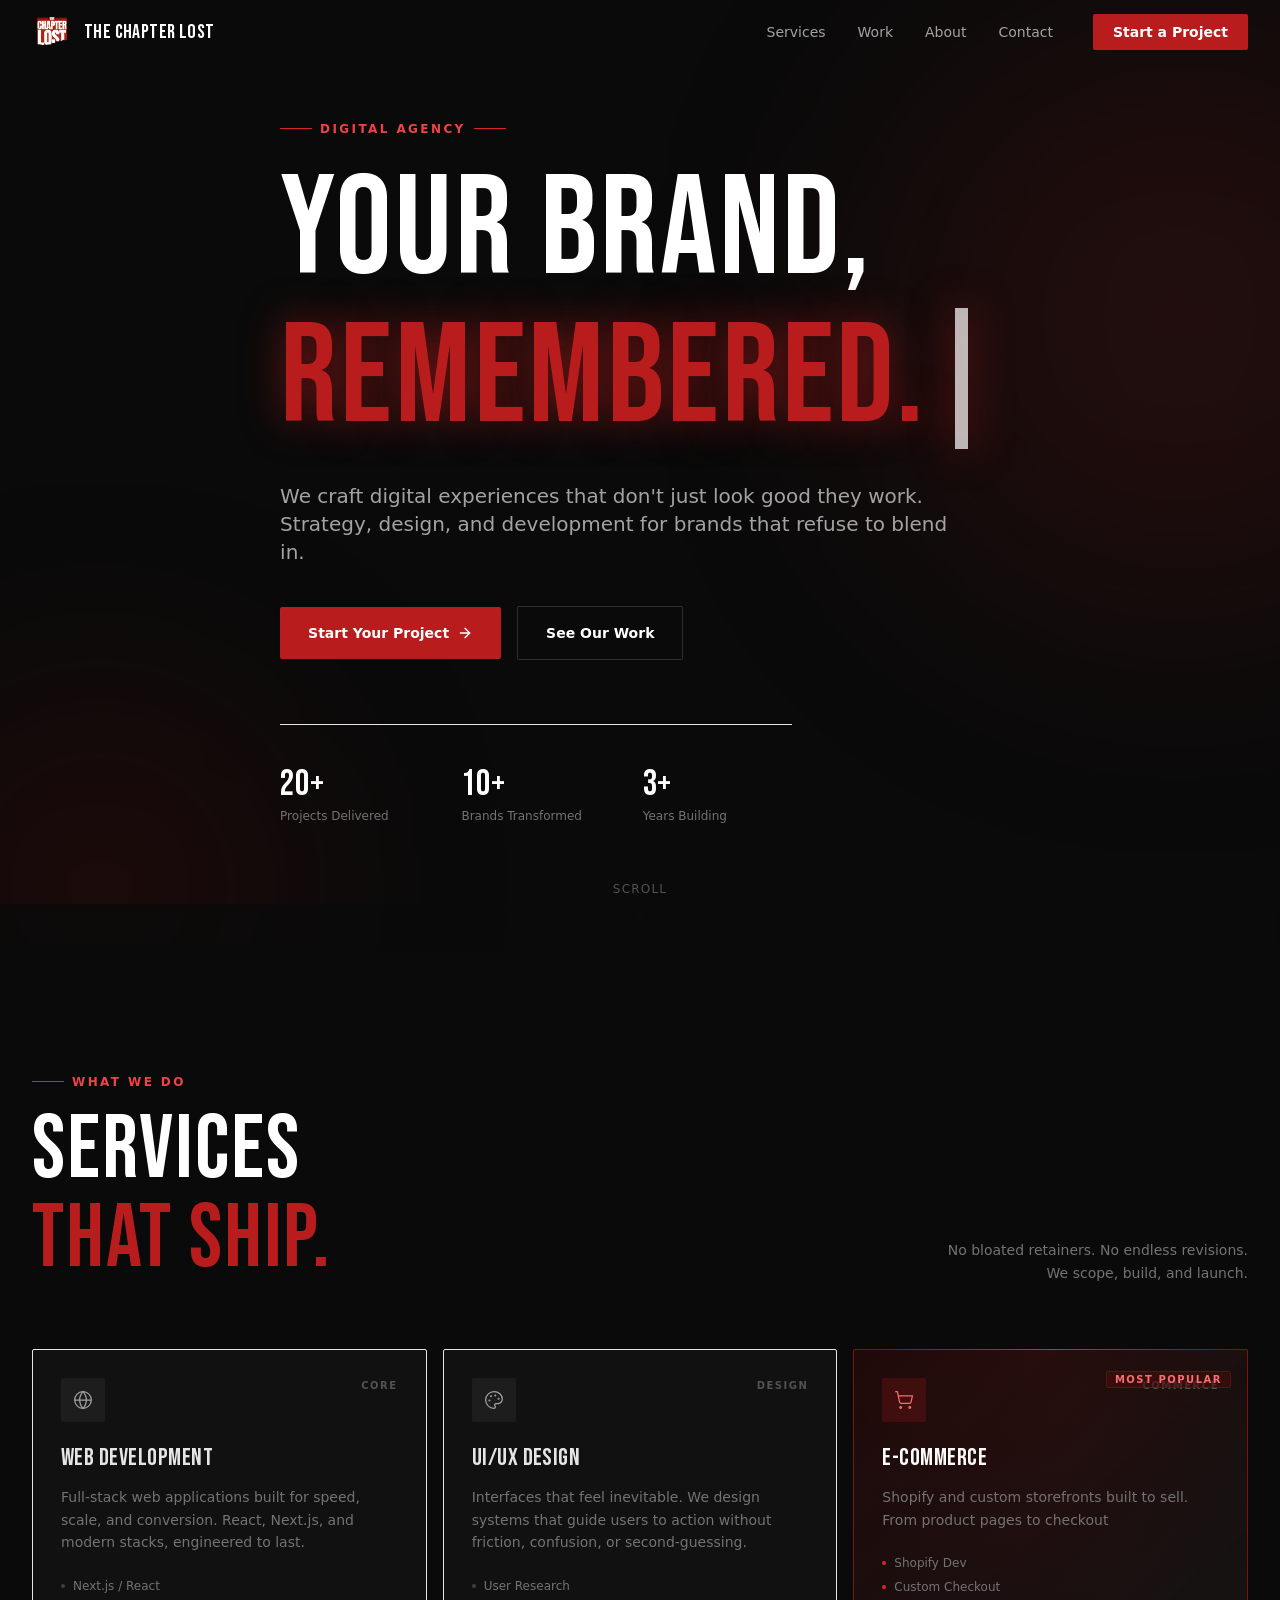
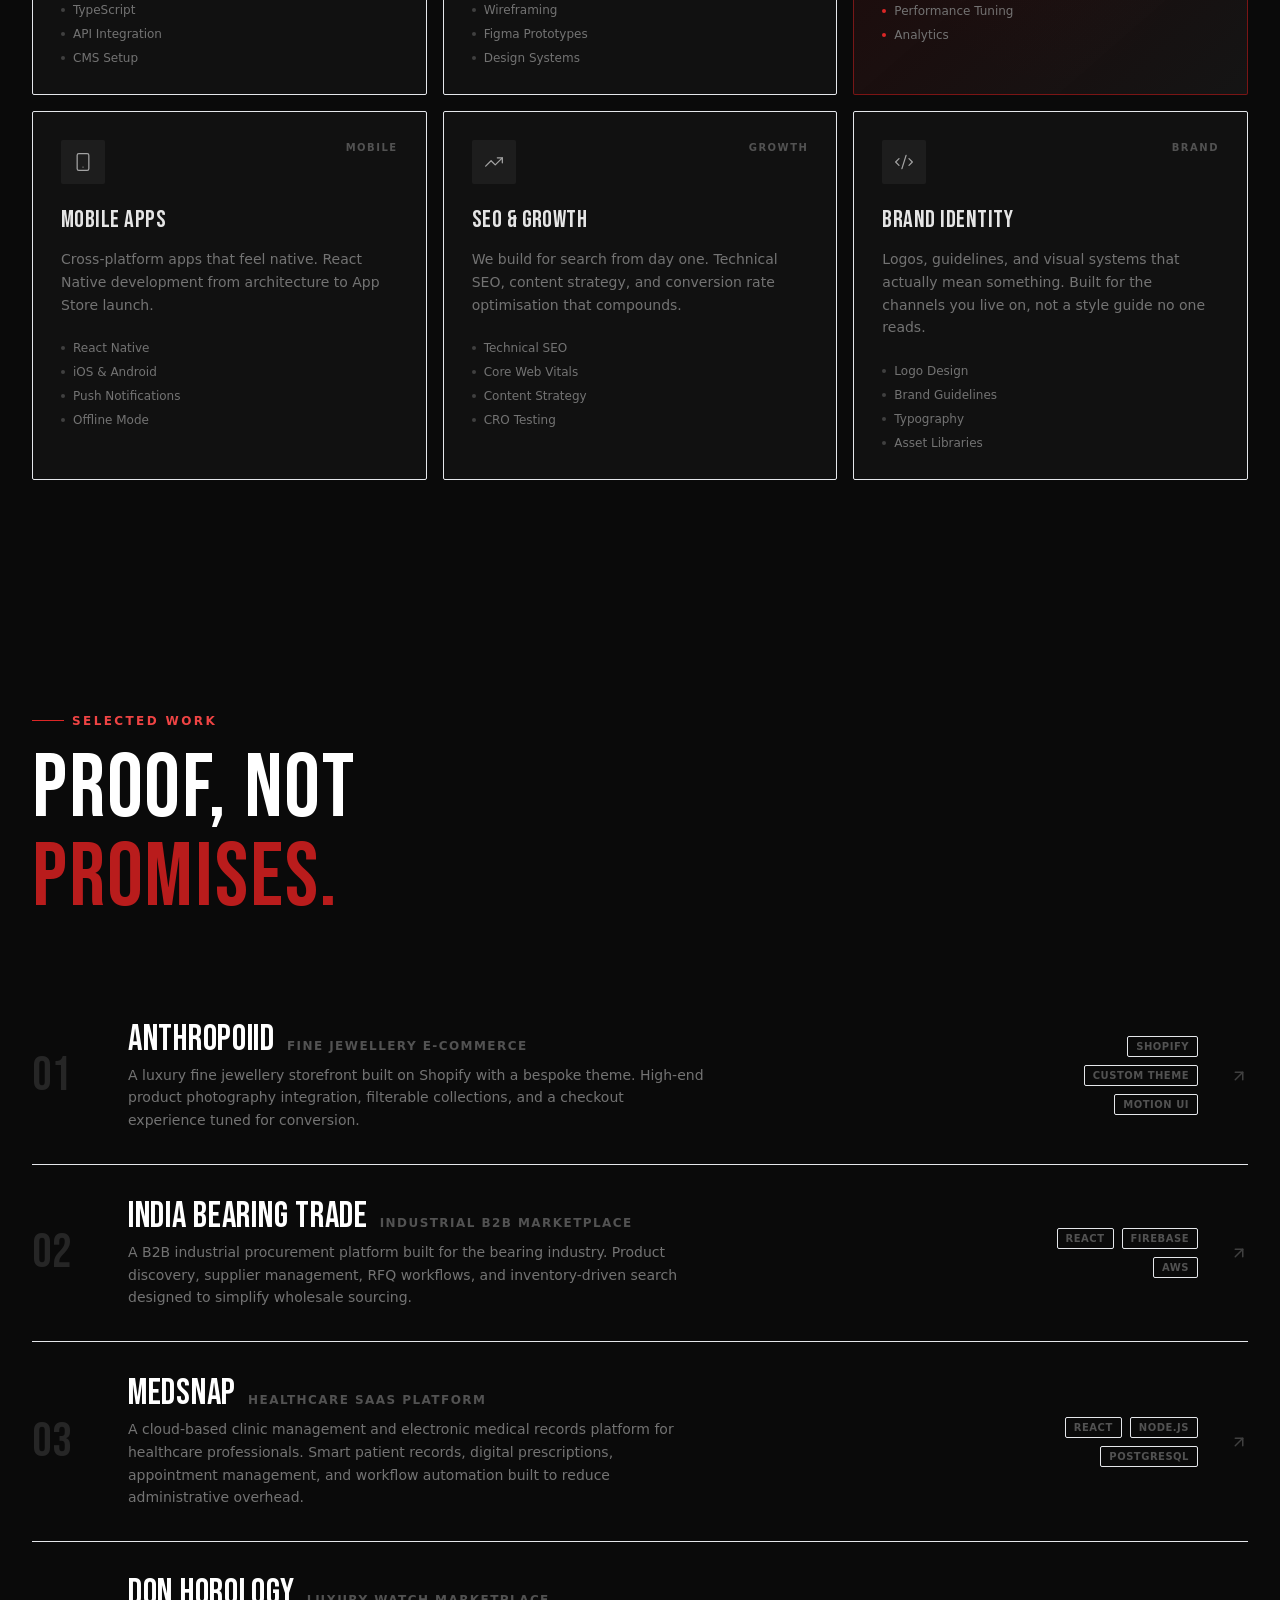
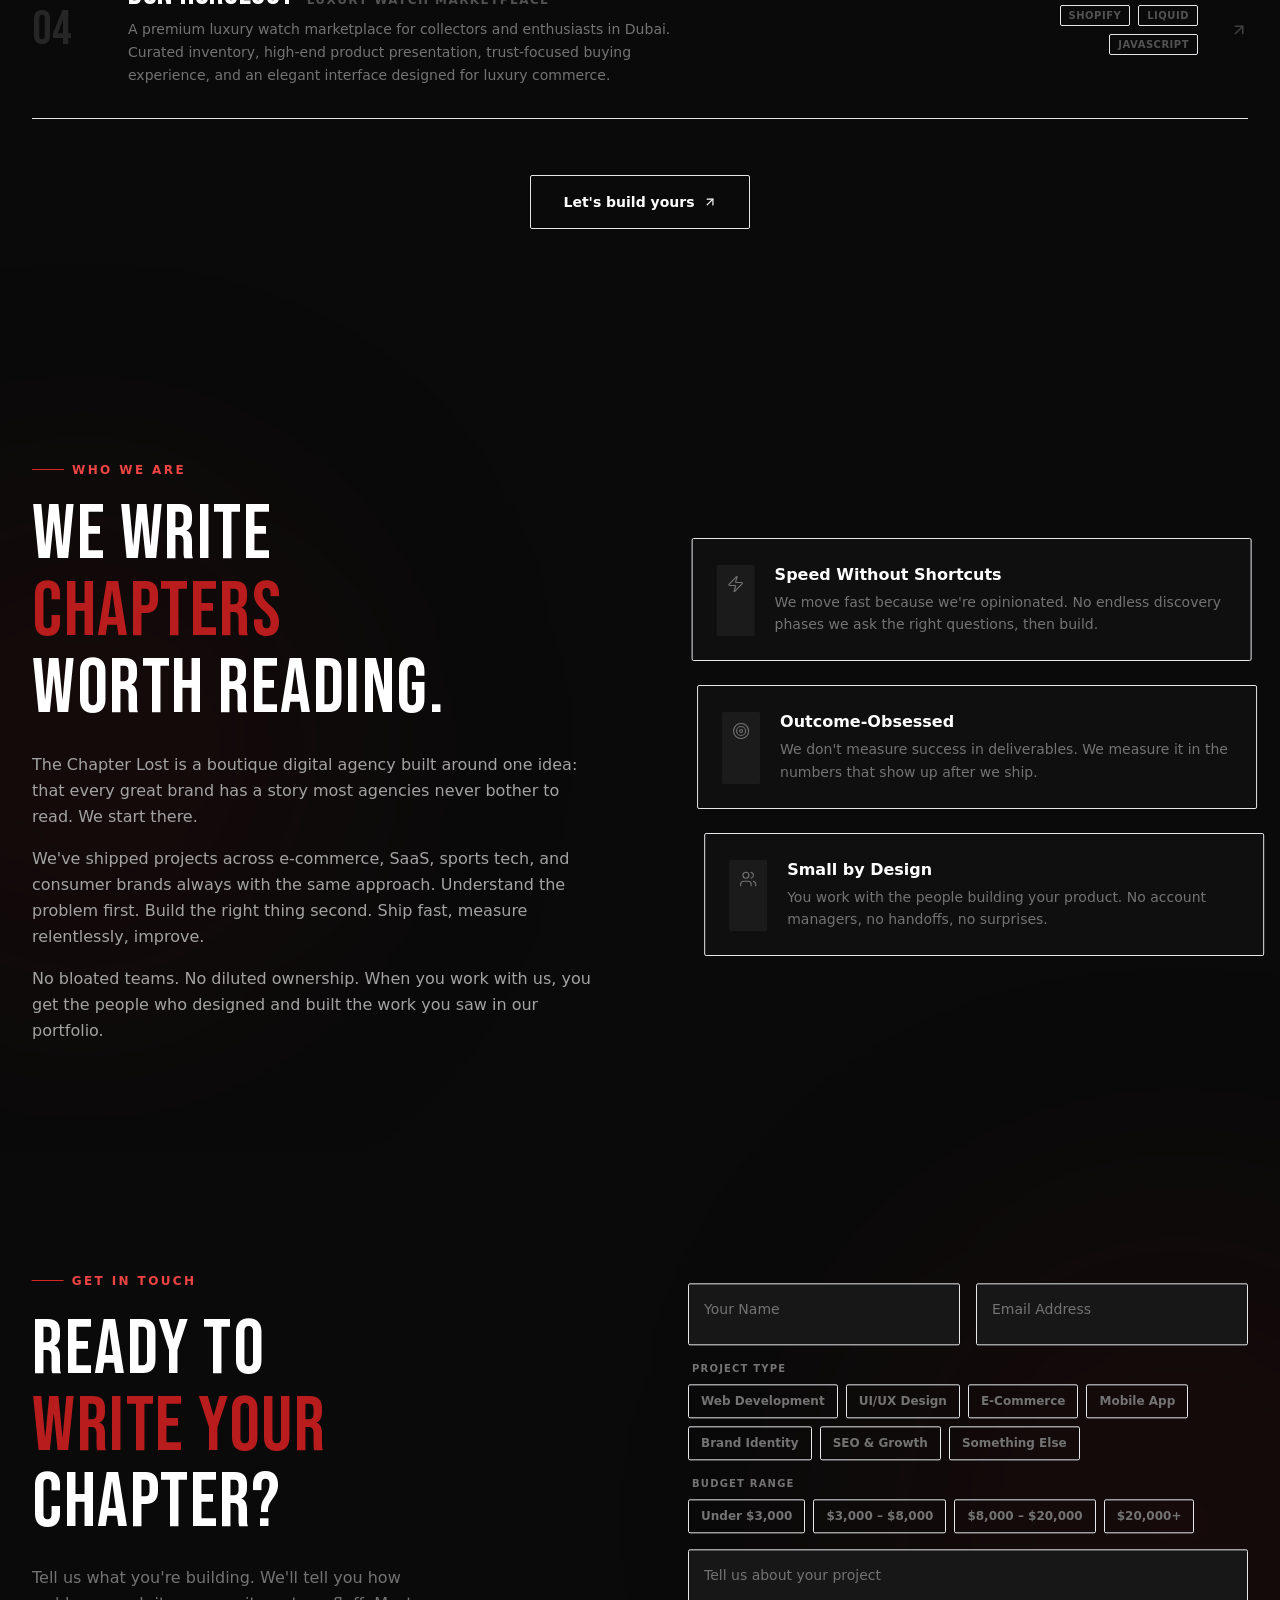
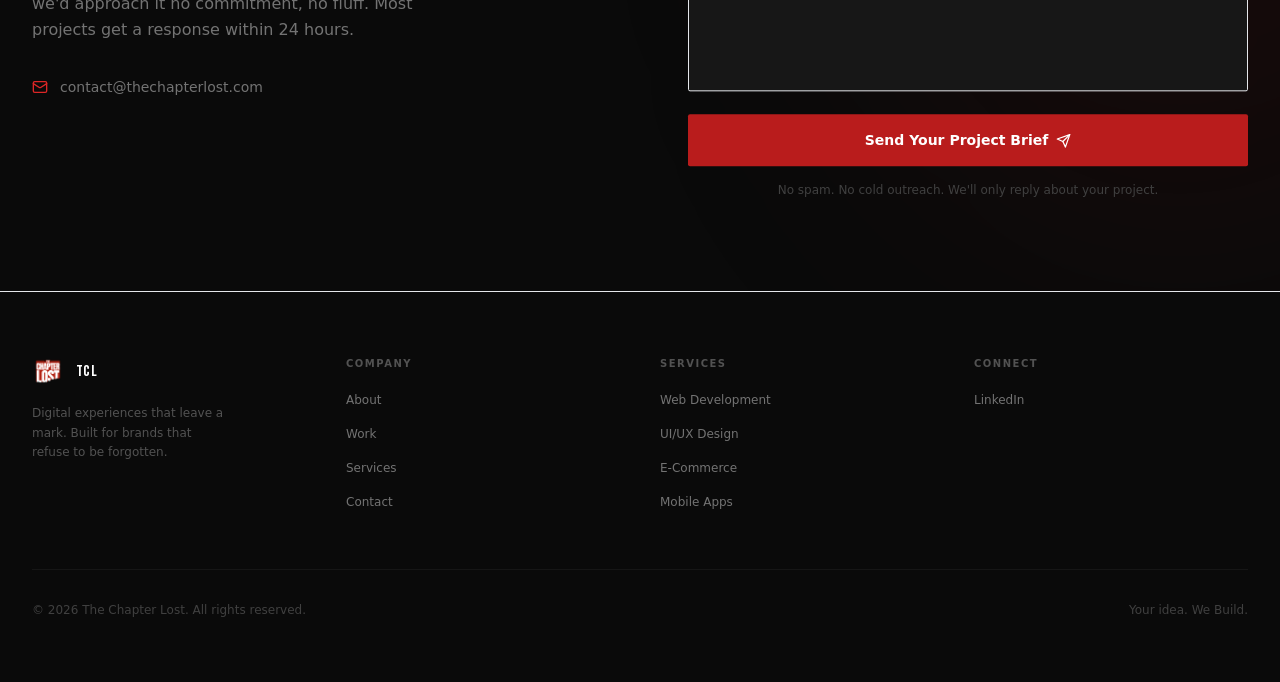
<file: index.html>
<!DOCTYPE html><html lang="en" class="__variable_f367f3 __variable_d758cf"><head><meta charSet="utf-8"/><meta name="viewport" content="width=device-width, initial-scale=1"/><link rel="preload" as="image" href="/logo.png" fetchPriority="high"/><link rel="stylesheet" href="/_next/static/css/c4a7fdcd4471a788.css" data-precedence="next"/><link rel="preload" as="script" fetchPriority="low" href="/_next/static/chunks/webpack-a9cb47ff0d2dbfe9.js"/><script src="/_next/static/chunks/fd9d1056-00bb33a35b5f8051.js" async=""></script><script src="/_next/static/chunks/23-bde6ee79b5543bf7.js" async=""></script><script src="/_next/static/chunks/main-app-9b74d6d2cd440860.js" async=""></script><script src="/_next/static/chunks/24-05bfa4c189001fd9.js" async=""></script><script src="/_next/static/chunks/app/page-14f88f5fad7b89d0.js" async=""></script><title>The Chapter Lost — Digital Agency</title><meta name="description" content="We build digital experiences that leave a mark. Strategy, design, and development for brands that refuse to be forgotten."/><meta property="og:title" content="The Chapter Lost — Digital Agency"/><meta property="og:description" content="We build digital experiences that leave a mark. Strategy, design, and development for brands that refuse to be forgotten."/><meta property="og:type" content="website"/><meta name="twitter:card" content="summary"/><meta name="twitter:title" content="The Chapter Lost — Digital Agency"/><meta name="twitter:description" content="We build digital experiences that leave a mark. Strategy, design, and development for brands that refuse to be forgotten."/><script src="/_next/static/chunks/polyfills-78c92fac7aa8fdd8.js" noModule=""></script></head><body class="bg-neutral-950 text-white antialiased overflow-x-hidden"><main class="relative"><header class="fixed top-0 left-0 right-0 z-50 transition-all duration-500 bg-transparent" style="opacity:0;transform:translateY(-80px)"><div class="max-w-7xl mx-auto px-6 lg:px-8 h-16 flex items-center justify-between"><a href="#" class="flex items-center gap-3 group"><div class="relative w-10 h-10"><img alt="The Chapter Lost" fetchPriority="high" decoding="async" data-nimg="fill" class="object-contain" style="position:absolute;height:100%;width:100%;left:0;top:0;right:0;bottom:0;color:transparent" src="/logo.png"/></div><span class="font-display text-xl tracking-wider text-white hidden sm:block">THE CHAPTER LOST</span></a><nav class="hidden md:flex items-center gap-8"><a href="#services" class="relative text-sm font-medium text-neutral-400 hover:text-white transition-colors duration-200 group">Services<span class="absolute -bottom-0.5 left-0 w-0 h-px bg-red-700 group-hover:w-full transition-all duration-300"></span></a><a href="#work" class="relative text-sm font-medium text-neutral-400 hover:text-white transition-colors duration-200 group">Work<span class="absolute -bottom-0.5 left-0 w-0 h-px bg-red-700 group-hover:w-full transition-all duration-300"></span></a><a href="#about" class="relative text-sm font-medium text-neutral-400 hover:text-white transition-colors duration-200 group">About<span class="absolute -bottom-0.5 left-0 w-0 h-px bg-red-700 group-hover:w-full transition-all duration-300"></span></a><a href="#contact" class="relative text-sm font-medium text-neutral-400 hover:text-white transition-colors duration-200 group">Contact<span class="absolute -bottom-0.5 left-0 w-0 h-px bg-red-700 group-hover:w-full transition-all duration-300"></span></a><a href="#contact" class="ml-2 px-5 py-2 text-sm font-semibold bg-red-700 hover:bg-red-600 text-white rounded-sm transition-all duration-200 hover:shadow-lg hover:shadow-red-900/40 active:scale-95">Start a Project</a></nav><button class="md:hidden p-2 text-white" aria-label="Toggle menu"><svg xmlns="http://www.w3.org/2000/svg" width="22" height="22" viewBox="0 0 24 24" fill="none" stroke="currentColor" stroke-width="2" stroke-linecap="round" stroke-linejoin="round" class="lucide lucide-menu"><line x1="4" x2="20" y1="12" y2="12"></line><line x1="4" x2="20" y1="6" y2="6"></line><line x1="4" x2="20" y1="18" y2="18"></line></svg></button></div></header><section class="relative min-h-screen flex flex-col justify-center overflow-hidden bg-neutral-950" id="home"><div class="absolute inset-0 opacity-[0.04]" style="background-image:linear-gradient(rgba(255,255,255,0.08) 1px, transparent 1px),
            linear-gradient(90deg, rgba(255,255,255,0.08) 1px, transparent 1px);background-size:80px 80px"></div><div class="absolute top-1/3 right-0 w-[600px] h-[600px] bg-red-900/20 rounded-full blur-[120px] pointer-events-none -translate-y-1/2 translate-x-1/3"></div><div class="absolute bottom-0 left-0 w-[400px] h-[400px] bg-red-950/30 rounded-full blur-[100px] pointer-events-none translate-y-1/3 -translate-x-1/4"></div><div class="relative z-10 max-w-7xl mx-auto px-6 lg:px-8 pt-28 pb-16" style="opacity:1;transform:none"><div class="max-w-5xl"><div class="mb-6" style="opacity:0;transform:translateY(40px)"><span class="inline-flex items-center gap-2 text-xs font-semibold tracking-[0.2em] uppercase text-red-500"><span class="w-8 h-px bg-red-600"></span>Digital Agency<span class="w-8 h-px bg-red-600"></span></span></div><h1 class="font-display text-[clamp(4rem,11vw,10rem)] leading-none text-white mb-2" style="opacity:0;transform:translateY(40px)">YOUR BRAND,</h1><div class="flex items-end gap-4 mb-8" style="opacity:0;transform:translateY(40px)"><h1 class="font-display text-[clamp(4rem,11vw,10rem)] leading-none text-red-700 text-glow-red"><span class="animate-blink text-white/70">|</span></h1></div><p class="text-neutral-400 text-lg md:text-xl max-w-2xl leading-relaxed mb-10" style="opacity:0;transform:translateY(40px)">We craft digital experiences that don&#x27;t just look good they work. Strategy, design, and development for brands that refuse to blend in.</p><div class="flex flex-wrap items-center gap-4" style="opacity:0;transform:translateY(40px)"><a href="#contact" class="group inline-flex items-center gap-2 px-7 py-4 bg-red-700 hover:bg-red-600 text-white font-semibold text-sm rounded-sm transition-all duration-200 hover:shadow-xl hover:shadow-red-900/40 active:scale-95">Start Your Project<svg xmlns="http://www.w3.org/2000/svg" width="16" height="16" viewBox="0 0 24 24" fill="none" stroke="currentColor" stroke-width="2" stroke-linecap="round" stroke-linejoin="round" class="lucide lucide-arrow-right group-hover:translate-x-1 transition-transform duration-200"><path d="M5 12h14"></path><path d="m12 5 7 7-7 7"></path></svg></a><a href="#work" class="group inline-flex items-center gap-2 px-7 py-4 border border-white/15 hover:border-red-700/60 text-white font-semibold text-sm rounded-sm transition-all duration-200 hover:bg-white/5 active:scale-95">See Our Work</a></div><div class="mt-16 pt-10 border-t border-white/8 grid grid-cols-3 gap-8 max-w-lg" style="opacity:0;transform:translateY(40px)"><div><p class="font-display text-4xl text-white">20+</p><p class="text-xs text-neutral-500 mt-1 leading-tight">Projects Delivered</p></div><div><p class="font-display text-4xl text-white">10+</p><p class="text-xs text-neutral-500 mt-1 leading-tight">Brands Transformed</p></div><div><p class="font-display text-4xl text-white">3+</p><p class="text-xs text-neutral-500 mt-1 leading-tight">Years Building</p></div></div></div></div><div class="absolute bottom-8 left-1/2 -translate-x-1/2 flex flex-col items-center gap-2 text-neutral-600" style="opacity:0"><span class="text-xs tracking-widest uppercase">Scroll</span><div><svg xmlns="http://www.w3.org/2000/svg" width="16" height="16" viewBox="0 0 24 24" fill="none" stroke="currentColor" stroke-width="2" stroke-linecap="round" stroke-linejoin="round" class="lucide lucide-chevron-down"><path d="m6 9 6 6 6-6"></path></svg></div></div><div class="relative z-10 border-t border-white/6 mt-4 py-4 overflow-hidden bg-neutral-950/80 backdrop-blur-sm"><div class="flex whitespace-nowrap animate-marquee w-max"><span class="inline-flex items-center gap-6 mx-6 text-xs font-semibold tracking-[0.15em] uppercase text-neutral-600"><span class="w-1.5 h-1.5 rounded-full bg-red-700 flex-shrink-0"></span>Web Development</span><span class="inline-flex items-center gap-6 mx-6 text-xs font-semibold tracking-[0.15em] uppercase text-neutral-600"><span class="w-1.5 h-1.5 rounded-full bg-red-700 flex-shrink-0"></span>UI/UX Design</span><span class="inline-flex items-center gap-6 mx-6 text-xs font-semibold tracking-[0.15em] uppercase text-neutral-600"><span class="w-1.5 h-1.5 rounded-full bg-red-700 flex-shrink-0"></span>Brand Identity</span><span class="inline-flex items-center gap-6 mx-6 text-xs font-semibold tracking-[0.15em] uppercase text-neutral-600"><span class="w-1.5 h-1.5 rounded-full bg-red-700 flex-shrink-0"></span>E-Commerce</span><span class="inline-flex items-center gap-6 mx-6 text-xs font-semibold tracking-[0.15em] uppercase text-neutral-600"><span class="w-1.5 h-1.5 rounded-full bg-red-700 flex-shrink-0"></span>Mobile Apps</span><span class="inline-flex items-center gap-6 mx-6 text-xs font-semibold tracking-[0.15em] uppercase text-neutral-600"><span class="w-1.5 h-1.5 rounded-full bg-red-700 flex-shrink-0"></span>SEO &amp; Growth</span><span class="inline-flex items-center gap-6 mx-6 text-xs font-semibold tracking-[0.15em] uppercase text-neutral-600"><span class="w-1.5 h-1.5 rounded-full bg-red-700 flex-shrink-0"></span>Web Development</span><span class="inline-flex items-center gap-6 mx-6 text-xs font-semibold tracking-[0.15em] uppercase text-neutral-600"><span class="w-1.5 h-1.5 rounded-full bg-red-700 flex-shrink-0"></span>UI/UX Design</span><span class="inline-flex items-center gap-6 mx-6 text-xs font-semibold tracking-[0.15em] uppercase text-neutral-600"><span class="w-1.5 h-1.5 rounded-full bg-red-700 flex-shrink-0"></span>Brand Identity</span><span class="inline-flex items-center gap-6 mx-6 text-xs font-semibold tracking-[0.15em] uppercase text-neutral-600"><span class="w-1.5 h-1.5 rounded-full bg-red-700 flex-shrink-0"></span>E-Commerce</span><span class="inline-flex items-center gap-6 mx-6 text-xs font-semibold tracking-[0.15em] uppercase text-neutral-600"><span class="w-1.5 h-1.5 rounded-full bg-red-700 flex-shrink-0"></span>Mobile Apps</span><span class="inline-flex items-center gap-6 mx-6 text-xs font-semibold tracking-[0.15em] uppercase text-neutral-600"><span class="w-1.5 h-1.5 rounded-full bg-red-700 flex-shrink-0"></span>SEO &amp; Growth</span></div></div></section><section id="services" class="relative py-28 bg-neutral-950"><div class="max-w-7xl mx-auto px-6 lg:px-8"><div class="mb-16"><span class="inline-flex items-center gap-2 text-xs font-semibold tracking-[0.2em] uppercase text-red-500 mb-4" style="opacity:0;transform:translateX(-20px)"><span class="w-8 h-px bg-red-600"></span>What We Do</span><div class="flex flex-col md:flex-row md:items-end md:justify-between gap-6"><h2 class="font-display text-[clamp(3rem,7vw,6rem)] leading-none text-white" style="opacity:0;transform:translateY(30px)">SERVICES<br/><span class="text-red-700">THAT SHIP.</span></h2><div class="max-w-sm text-neutral-500 text-sm leading-relaxed md:text-right" style="opacity:0;transform:translateY(20px)"><p>No bloated retainers. No endless revisions.</p><p>We scope, build, and launch.</p></div></div></div><div class="grid grid-cols-1 md:grid-cols-2 lg:grid-cols-3 gap-4"><div class="group relative rounded-sm border transition-all duration-300 cursor-default
        border-white/8 bg-neutral-900/60 hover:border-white/15 hover:bg-neutral-900" style="perspective:1000px;opacity:0;transform:translateY(50px)"><div class="p-7"><div class="flex items-start justify-between mb-5"><div class="p-3 rounded-sm transition-colors duration-300 bg-white/5 text-neutral-400 group-hover:bg-red-900/20 group-hover:text-red-400"><svg xmlns="http://www.w3.org/2000/svg" width="20" height="20" viewBox="0 0 24 24" fill="none" stroke="currentColor" stroke-width="1.5" stroke-linecap="round" stroke-linejoin="round" class="lucide lucide-globe"><circle cx="12" cy="12" r="10"></circle><path d="M12 2a14.5 14.5 0 0 0 0 20 14.5 14.5 0 0 0 0-20"></path><path d="M2 12h20"></path></svg></div><span class="text-[10px] font-semibold tracking-[0.15em] uppercase text-neutral-600">Core</span></div><h3 class="font-display text-2xl mb-3 transition-colors duration-200 text-neutral-200 group-hover:text-white">Web Development</h3><p class="text-neutral-500 text-sm leading-relaxed mb-6">Full-stack web applications built for speed, scale, and conversion. React, Next.js, and modern stacks, engineered to last.</p><ul class="space-y-2"><li class="flex items-center gap-2 text-xs text-neutral-500"><span class="w-1 h-1 rounded-full flex-shrink-0 bg-neutral-700"></span>Next.js / React</li><li class="flex items-center gap-2 text-xs text-neutral-500"><span class="w-1 h-1 rounded-full flex-shrink-0 bg-neutral-700"></span>TypeScript</li><li class="flex items-center gap-2 text-xs text-neutral-500"><span class="w-1 h-1 rounded-full flex-shrink-0 bg-neutral-700"></span>API Integration</li><li class="flex items-center gap-2 text-xs text-neutral-500"><span class="w-1 h-1 rounded-full flex-shrink-0 bg-neutral-700"></span>CMS Setup</li></ul></div><div class="absolute inset-0 rounded-sm opacity-0 transition-opacity duration-300 pointer-events-none group-hover:opacity-100" style="background:radial-gradient(ellipse at 50% 0%, rgba(185,28,28,0.06) 0%, transparent 70%)"></div></div><div class="group relative rounded-sm border transition-all duration-300 cursor-default
        border-white/8 bg-neutral-900/60 hover:border-white/15 hover:bg-neutral-900" style="perspective:1000px;opacity:0;transform:translateY(50px)"><div class="p-7"><div class="flex items-start justify-between mb-5"><div class="p-3 rounded-sm transition-colors duration-300 bg-white/5 text-neutral-400 group-hover:bg-red-900/20 group-hover:text-red-400"><svg xmlns="http://www.w3.org/2000/svg" width="20" height="20" viewBox="0 0 24 24" fill="none" stroke="currentColor" stroke-width="1.5" stroke-linecap="round" stroke-linejoin="round" class="lucide lucide-palette"><circle cx="13.5" cy="6.5" r=".5" fill="currentColor"></circle><circle cx="17.5" cy="10.5" r=".5" fill="currentColor"></circle><circle cx="8.5" cy="7.5" r=".5" fill="currentColor"></circle><circle cx="6.5" cy="12.5" r=".5" fill="currentColor"></circle><path d="M12 2C6.5 2 2 6.5 2 12s4.5 10 10 10c.926 0 1.648-.746 1.648-1.688 0-.437-.18-.835-.437-1.125-.29-.289-.438-.652-.438-1.125a1.64 1.64 0 0 1 1.668-1.668h1.996c3.051 0 5.555-2.503 5.555-5.554C21.965 6.012 17.461 2 12 2z"></path></svg></div><span class="text-[10px] font-semibold tracking-[0.15em] uppercase text-neutral-600">Design</span></div><h3 class="font-display text-2xl mb-3 transition-colors duration-200 text-neutral-200 group-hover:text-white">UI/UX Design</h3><p class="text-neutral-500 text-sm leading-relaxed mb-6">Interfaces that feel inevitable. We design systems that guide users to action without friction, confusion, or second-guessing.</p><ul class="space-y-2"><li class="flex items-center gap-2 text-xs text-neutral-500"><span class="w-1 h-1 rounded-full flex-shrink-0 bg-neutral-700"></span>User Research</li><li class="flex items-center gap-2 text-xs text-neutral-500"><span class="w-1 h-1 rounded-full flex-shrink-0 bg-neutral-700"></span>Wireframing</li><li class="flex items-center gap-2 text-xs text-neutral-500"><span class="w-1 h-1 rounded-full flex-shrink-0 bg-neutral-700"></span>Figma Prototypes</li><li class="flex items-center gap-2 text-xs text-neutral-500"><span class="w-1 h-1 rounded-full flex-shrink-0 bg-neutral-700"></span>Design Systems</li></ul></div><div class="absolute inset-0 rounded-sm opacity-0 transition-opacity duration-300 pointer-events-none group-hover:opacity-100" style="background:radial-gradient(ellipse at 50% 0%, rgba(185,28,28,0.06) 0%, transparent 70%)"></div></div><div class="group relative rounded-sm border transition-all duration-300 cursor-default
        border-red-700/60 bg-gradient-to-br from-red-950/40 to-neutral-900/80" style="perspective:1000px;opacity:0;transform:translateY(50px)"><div class="absolute -top-px left-6 right-6 h-px bg-gradient-to-r from-transparent via-red-600 to-transparent"></div><div class="absolute top-4 right-4"><span class="text-[10px] font-semibold tracking-[0.15em] uppercase text-red-400 bg-red-950/60 border border-red-800/40 px-2 py-0.5 rounded-sm">Most Popular</span></div><div class="p-7"><div class="flex items-start justify-between mb-5"><div class="p-3 rounded-sm transition-colors duration-300 bg-red-700/20 text-red-400"><svg xmlns="http://www.w3.org/2000/svg" width="20" height="20" viewBox="0 0 24 24" fill="none" stroke="currentColor" stroke-width="1.5" stroke-linecap="round" stroke-linejoin="round" class="lucide lucide-shopping-cart"><circle cx="8" cy="21" r="1"></circle><circle cx="19" cy="21" r="1"></circle><path d="M2.05 2.05h2l2.66 12.42a2 2 0 0 0 2 1.58h9.78a2 2 0 0 0 1.95-1.57l1.65-7.43H5.12"></path></svg></div><span class="text-[10px] font-semibold tracking-[0.15em] uppercase text-neutral-600">Commerce</span></div><h3 class="font-display text-2xl mb-3 transition-colors duration-200 text-white">E-Commerce</h3><p class="text-neutral-500 text-sm leading-relaxed mb-6">Shopify and custom storefronts built to sell. From product pages to checkout</p><ul class="space-y-2"><li class="flex items-center gap-2 text-xs text-neutral-500"><span class="w-1 h-1 rounded-full flex-shrink-0 bg-red-600"></span>Shopify Dev</li><li class="flex items-center gap-2 text-xs text-neutral-500"><span class="w-1 h-1 rounded-full flex-shrink-0 bg-red-600"></span>Custom Checkout</li><li class="flex items-center gap-2 text-xs text-neutral-500"><span class="w-1 h-1 rounded-full flex-shrink-0 bg-red-600"></span>Performance Tuning</li><li class="flex items-center gap-2 text-xs text-neutral-500"><span class="w-1 h-1 rounded-full flex-shrink-0 bg-red-600"></span>Analytics</li></ul></div><div class="absolute inset-0 rounded-sm opacity-0 transition-opacity duration-300 pointer-events-none opacity-100" style="background:radial-gradient(ellipse at 50% 0%, rgba(185,28,28,0.06) 0%, transparent 70%)"></div></div><div class="group relative rounded-sm border transition-all duration-300 cursor-default
        border-white/8 bg-neutral-900/60 hover:border-white/15 hover:bg-neutral-900" style="perspective:1000px;opacity:0;transform:translateY(50px)"><div class="p-7"><div class="flex items-start justify-between mb-5"><div class="p-3 rounded-sm transition-colors duration-300 bg-white/5 text-neutral-400 group-hover:bg-red-900/20 group-hover:text-red-400"><svg xmlns="http://www.w3.org/2000/svg" width="20" height="20" viewBox="0 0 24 24" fill="none" stroke="currentColor" stroke-width="1.5" stroke-linecap="round" stroke-linejoin="round" class="lucide lucide-smartphone"><rect width="14" height="20" x="5" y="2" rx="2" ry="2"></rect><path d="M12 18h.01"></path></svg></div><span class="text-[10px] font-semibold tracking-[0.15em] uppercase text-neutral-600">Mobile</span></div><h3 class="font-display text-2xl mb-3 transition-colors duration-200 text-neutral-200 group-hover:text-white">Mobile Apps</h3><p class="text-neutral-500 text-sm leading-relaxed mb-6">Cross-platform apps that feel native. React Native development from architecture to App Store launch.</p><ul class="space-y-2"><li class="flex items-center gap-2 text-xs text-neutral-500"><span class="w-1 h-1 rounded-full flex-shrink-0 bg-neutral-700"></span>React Native</li><li class="flex items-center gap-2 text-xs text-neutral-500"><span class="w-1 h-1 rounded-full flex-shrink-0 bg-neutral-700"></span>iOS &amp; Android</li><li class="flex items-center gap-2 text-xs text-neutral-500"><span class="w-1 h-1 rounded-full flex-shrink-0 bg-neutral-700"></span>Push Notifications</li><li class="flex items-center gap-2 text-xs text-neutral-500"><span class="w-1 h-1 rounded-full flex-shrink-0 bg-neutral-700"></span>Offline Mode</li></ul></div><div class="absolute inset-0 rounded-sm opacity-0 transition-opacity duration-300 pointer-events-none group-hover:opacity-100" style="background:radial-gradient(ellipse at 50% 0%, rgba(185,28,28,0.06) 0%, transparent 70%)"></div></div><div class="group relative rounded-sm border transition-all duration-300 cursor-default
        border-white/8 bg-neutral-900/60 hover:border-white/15 hover:bg-neutral-900" style="perspective:1000px;opacity:0;transform:translateY(50px)"><div class="p-7"><div class="flex items-start justify-between mb-5"><div class="p-3 rounded-sm transition-colors duration-300 bg-white/5 text-neutral-400 group-hover:bg-red-900/20 group-hover:text-red-400"><svg xmlns="http://www.w3.org/2000/svg" width="20" height="20" viewBox="0 0 24 24" fill="none" stroke="currentColor" stroke-width="1.5" stroke-linecap="round" stroke-linejoin="round" class="lucide lucide-trending-up"><polyline points="22 7 13.5 15.5 8.5 10.5 2 17"></polyline><polyline points="16 7 22 7 22 13"></polyline></svg></div><span class="text-[10px] font-semibold tracking-[0.15em] uppercase text-neutral-600">Growth</span></div><h3 class="font-display text-2xl mb-3 transition-colors duration-200 text-neutral-200 group-hover:text-white">SEO &amp; Growth</h3><p class="text-neutral-500 text-sm leading-relaxed mb-6">We build for search from day one. Technical SEO, content strategy, and conversion rate optimisation that compounds.</p><ul class="space-y-2"><li class="flex items-center gap-2 text-xs text-neutral-500"><span class="w-1 h-1 rounded-full flex-shrink-0 bg-neutral-700"></span>Technical SEO</li><li class="flex items-center gap-2 text-xs text-neutral-500"><span class="w-1 h-1 rounded-full flex-shrink-0 bg-neutral-700"></span>Core Web Vitals</li><li class="flex items-center gap-2 text-xs text-neutral-500"><span class="w-1 h-1 rounded-full flex-shrink-0 bg-neutral-700"></span>Content Strategy</li><li class="flex items-center gap-2 text-xs text-neutral-500"><span class="w-1 h-1 rounded-full flex-shrink-0 bg-neutral-700"></span>CRO Testing</li></ul></div><div class="absolute inset-0 rounded-sm opacity-0 transition-opacity duration-300 pointer-events-none group-hover:opacity-100" style="background:radial-gradient(ellipse at 50% 0%, rgba(185,28,28,0.06) 0%, transparent 70%)"></div></div><div class="group relative rounded-sm border transition-all duration-300 cursor-default
        border-white/8 bg-neutral-900/60 hover:border-white/15 hover:bg-neutral-900" style="perspective:1000px;opacity:0;transform:translateY(50px)"><div class="p-7"><div class="flex items-start justify-between mb-5"><div class="p-3 rounded-sm transition-colors duration-300 bg-white/5 text-neutral-400 group-hover:bg-red-900/20 group-hover:text-red-400"><svg xmlns="http://www.w3.org/2000/svg" width="20" height="20" viewBox="0 0 24 24" fill="none" stroke="currentColor" stroke-width="1.5" stroke-linecap="round" stroke-linejoin="round" class="lucide lucide-code-xml"><path d="m18 16 4-4-4-4"></path><path d="m6 8-4 4 4 4"></path><path d="m14.5 4-5 16"></path></svg></div><span class="text-[10px] font-semibold tracking-[0.15em] uppercase text-neutral-600">Brand</span></div><h3 class="font-display text-2xl mb-3 transition-colors duration-200 text-neutral-200 group-hover:text-white">Brand Identity</h3><p class="text-neutral-500 text-sm leading-relaxed mb-6">Logos, guidelines, and visual systems that actually mean something. Built for the channels you live on, not a style guide no one reads.</p><ul class="space-y-2"><li class="flex items-center gap-2 text-xs text-neutral-500"><span class="w-1 h-1 rounded-full flex-shrink-0 bg-neutral-700"></span>Logo Design</li><li class="flex items-center gap-2 text-xs text-neutral-500"><span class="w-1 h-1 rounded-full flex-shrink-0 bg-neutral-700"></span>Brand Guidelines</li><li class="flex items-center gap-2 text-xs text-neutral-500"><span class="w-1 h-1 rounded-full flex-shrink-0 bg-neutral-700"></span>Typography</li><li class="flex items-center gap-2 text-xs text-neutral-500"><span class="w-1 h-1 rounded-full flex-shrink-0 bg-neutral-700"></span>Asset Libraries</li></ul></div><div class="absolute inset-0 rounded-sm opacity-0 transition-opacity duration-300 pointer-events-none group-hover:opacity-100" style="background:radial-gradient(ellipse at 50% 0%, rgba(185,28,28,0.06) 0%, transparent 70%)"></div></div></div></div></section><section id="work" class="relative py-28 bg-neutral-950"><div class="absolute top-0 left-0 right-0 h-px bg-gradient-to-r from-transparent via-white/8 to-transparent"></div><div class="max-w-7xl mx-auto px-6 lg:px-8"><div class="mb-16"><span class="inline-flex items-center gap-2 text-xs font-semibold tracking-[0.2em] uppercase text-red-500 mb-4" style="opacity:0;transform:translateX(-20px)"><span class="w-8 h-px bg-red-600"></span>Selected Work</span><h2 class="font-display text-[clamp(3rem,7vw,6rem)] leading-none text-white" style="opacity:0;transform:translateY(30px)">PROOF, NOT<br/><span class="text-red-700">PROMISES.</span></h2></div><div class="space-y-0"><a href="https://anthropoiid.com/" target="_blank" rel="noopener noreferrer" class="group relative block border-b border-white/6 py-8 cursor-pointer" style="opacity:0;transform:translateY(30px)"><div class="flex flex-col md:flex-row md:items-center gap-4 md:gap-8"><span class="font-display text-5xl text-neutral-800 group-hover:text-red-900/60 transition-colors duration-300 w-16 flex-shrink-0">01</span><div class="flex-1"><div class="flex flex-wrap items-baseline gap-3 mb-1"><h3 class="font-display text-3xl md:text-4xl text-white group-hover:text-red-50 transition-colors duration-200">Anthropoiid</h3><span class="text-xs font-semibold tracking-[0.12em] uppercase text-neutral-600">Fine Jewellery E-Commerce</span></div><p class="text-sm text-neutral-500 max-w-xl leading-relaxed">A luxury fine jewellery storefront built on Shopify with a bespoke theme. High-end product photography integration, filterable collections, and a checkout experience tuned for conversion.</p></div><div class="flex flex-wrap gap-2 md:justify-end md:w-48"><span class="text-[10px] font-semibold tracking-wider uppercase text-neutral-600 border border-white/8 px-2 py-0.5 rounded-sm group-hover:border-red-900/30 group-hover:text-neutral-400 transition-colors duration-200">Shopify</span><span class="text-[10px] font-semibold tracking-wider uppercase text-neutral-600 border border-white/8 px-2 py-0.5 rounded-sm group-hover:border-red-900/30 group-hover:text-neutral-400 transition-colors duration-200">Custom Theme</span><span class="text-[10px] font-semibold tracking-wider uppercase text-neutral-600 border border-white/8 px-2 py-0.5 rounded-sm group-hover:border-red-900/30 group-hover:text-neutral-400 transition-colors duration-200">Motion UI</span></div><svg xmlns="http://www.w3.org/2000/svg" width="18" height="18" viewBox="0 0 24 24" fill="none" stroke="currentColor" stroke-width="2" stroke-linecap="round" stroke-linejoin="round" class="lucide lucide-arrow-up-right flex-shrink-0 text-neutral-700 group-hover:text-red-500 group-hover:translate-x-0.5 group-hover:-translate-y-0.5 transition-all duration-200 hidden md:block"><path d="M7 7h10v10"></path><path d="M7 17 17 7"></path></svg></div><div class="absolute bottom-0 left-0 h-px bg-red-700" style="transform:scaleX(0);transform-origin:0% 50% 0"></div></a><a href="https://indiabearingtrade.com/" target="_blank" rel="noopener noreferrer" class="group relative block border-b border-white/6 py-8 cursor-pointer" style="opacity:0;transform:translateY(30px)"><div class="flex flex-col md:flex-row md:items-center gap-4 md:gap-8"><span class="font-display text-5xl text-neutral-800 group-hover:text-red-900/60 transition-colors duration-300 w-16 flex-shrink-0">02</span><div class="flex-1"><div class="flex flex-wrap items-baseline gap-3 mb-1"><h3 class="font-display text-3xl md:text-4xl text-white group-hover:text-red-50 transition-colors duration-200">India Bearing Trade</h3><span class="text-xs font-semibold tracking-[0.12em] uppercase text-neutral-600">Industrial B2B Marketplace</span></div><p class="text-sm text-neutral-500 max-w-xl leading-relaxed">A B2B industrial procurement platform built for the bearing industry. Product discovery, supplier management, RFQ workflows, and inventory-driven search designed to simplify wholesale sourcing.</p></div><div class="flex flex-wrap gap-2 md:justify-end md:w-48"><span class="text-[10px] font-semibold tracking-wider uppercase text-neutral-600 border border-white/8 px-2 py-0.5 rounded-sm group-hover:border-red-900/30 group-hover:text-neutral-400 transition-colors duration-200">React</span><span class="text-[10px] font-semibold tracking-wider uppercase text-neutral-600 border border-white/8 px-2 py-0.5 rounded-sm group-hover:border-red-900/30 group-hover:text-neutral-400 transition-colors duration-200">Firebase</span><span class="text-[10px] font-semibold tracking-wider uppercase text-neutral-600 border border-white/8 px-2 py-0.5 rounded-sm group-hover:border-red-900/30 group-hover:text-neutral-400 transition-colors duration-200">AWS</span></div><svg xmlns="http://www.w3.org/2000/svg" width="18" height="18" viewBox="0 0 24 24" fill="none" stroke="currentColor" stroke-width="2" stroke-linecap="round" stroke-linejoin="round" class="lucide lucide-arrow-up-right flex-shrink-0 text-neutral-700 group-hover:text-red-500 group-hover:translate-x-0.5 group-hover:-translate-y-0.5 transition-all duration-200 hidden md:block"><path d="M7 7h10v10"></path><path d="M7 17 17 7"></path></svg></div><div class="absolute bottom-0 left-0 h-px bg-red-700" style="transform:scaleX(0);transform-origin:0% 50% 0"></div></a><a href="https://medsnap.in/" target="_blank" rel="noopener noreferrer" class="group relative block border-b border-white/6 py-8 cursor-pointer" style="opacity:0;transform:translateY(30px)"><div class="flex flex-col md:flex-row md:items-center gap-4 md:gap-8"><span class="font-display text-5xl text-neutral-800 group-hover:text-red-900/60 transition-colors duration-300 w-16 flex-shrink-0">03</span><div class="flex-1"><div class="flex flex-wrap items-baseline gap-3 mb-1"><h3 class="font-display text-3xl md:text-4xl text-white group-hover:text-red-50 transition-colors duration-200">MedSnap</h3><span class="text-xs font-semibold tracking-[0.12em] uppercase text-neutral-600">Healthcare SaaS Platform</span></div><p class="text-sm text-neutral-500 max-w-xl leading-relaxed">A cloud-based clinic management and electronic medical records platform for healthcare professionals. Smart patient records, digital prescriptions, appointment management, and workflow automation built to reduce administrative overhead.</p></div><div class="flex flex-wrap gap-2 md:justify-end md:w-48"><span class="text-[10px] font-semibold tracking-wider uppercase text-neutral-600 border border-white/8 px-2 py-0.5 rounded-sm group-hover:border-red-900/30 group-hover:text-neutral-400 transition-colors duration-200">React</span><span class="text-[10px] font-semibold tracking-wider uppercase text-neutral-600 border border-white/8 px-2 py-0.5 rounded-sm group-hover:border-red-900/30 group-hover:text-neutral-400 transition-colors duration-200">Node.js</span><span class="text-[10px] font-semibold tracking-wider uppercase text-neutral-600 border border-white/8 px-2 py-0.5 rounded-sm group-hover:border-red-900/30 group-hover:text-neutral-400 transition-colors duration-200">PostgreSQL</span></div><svg xmlns="http://www.w3.org/2000/svg" width="18" height="18" viewBox="0 0 24 24" fill="none" stroke="currentColor" stroke-width="2" stroke-linecap="round" stroke-linejoin="round" class="lucide lucide-arrow-up-right flex-shrink-0 text-neutral-700 group-hover:text-red-500 group-hover:translate-x-0.5 group-hover:-translate-y-0.5 transition-all duration-200 hidden md:block"><path d="M7 7h10v10"></path><path d="M7 17 17 7"></path></svg></div><div class="absolute bottom-0 left-0 h-px bg-red-700" style="transform:scaleX(0);transform-origin:0% 50% 0"></div></a><a href="https://donhorology.com/" target="_blank" rel="noopener noreferrer" class="group relative block border-b border-white/6 py-8 cursor-pointer" style="opacity:0;transform:translateY(30px)"><div class="flex flex-col md:flex-row md:items-center gap-4 md:gap-8"><span class="font-display text-5xl text-neutral-800 group-hover:text-red-900/60 transition-colors duration-300 w-16 flex-shrink-0">04</span><div class="flex-1"><div class="flex flex-wrap items-baseline gap-3 mb-1"><h3 class="font-display text-3xl md:text-4xl text-white group-hover:text-red-50 transition-colors duration-200">Don Horology</h3><span class="text-xs font-semibold tracking-[0.12em] uppercase text-neutral-600">Luxury Watch Marketplace</span></div><p class="text-sm text-neutral-500 max-w-xl leading-relaxed">A premium luxury watch marketplace for collectors and enthusiasts in Dubai. Curated inventory, high-end product presentation, trust-focused buying experience, and an elegant interface designed for luxury commerce.</p></div><div class="flex flex-wrap gap-2 md:justify-end md:w-48"><span class="text-[10px] font-semibold tracking-wider uppercase text-neutral-600 border border-white/8 px-2 py-0.5 rounded-sm group-hover:border-red-900/30 group-hover:text-neutral-400 transition-colors duration-200">Shopify</span><span class="text-[10px] font-semibold tracking-wider uppercase text-neutral-600 border border-white/8 px-2 py-0.5 rounded-sm group-hover:border-red-900/30 group-hover:text-neutral-400 transition-colors duration-200">Liquid</span><span class="text-[10px] font-semibold tracking-wider uppercase text-neutral-600 border border-white/8 px-2 py-0.5 rounded-sm group-hover:border-red-900/30 group-hover:text-neutral-400 transition-colors duration-200">JavaScript</span></div><svg xmlns="http://www.w3.org/2000/svg" width="18" height="18" viewBox="0 0 24 24" fill="none" stroke="currentColor" stroke-width="2" stroke-linecap="round" stroke-linejoin="round" class="lucide lucide-arrow-up-right flex-shrink-0 text-neutral-700 group-hover:text-red-500 group-hover:translate-x-0.5 group-hover:-translate-y-0.5 transition-all duration-200 hidden md:block"><path d="M7 7h10v10"></path><path d="M7 17 17 7"></path></svg></div><div class="absolute bottom-0 left-0 h-px bg-red-700" style="transform:scaleX(0);transform-origin:0% 50% 0"></div></a></div><div class="mt-14 flex justify-center" style="opacity:0"><a href="#contact" class="group inline-flex items-center gap-2 px-8 py-4 border border-white/12 hover:border-red-700/50 text-white text-sm font-semibold rounded-sm transition-all duration-200 hover:bg-red-950/20">Let&#x27;s build yours<svg xmlns="http://www.w3.org/2000/svg" width="14" height="14" viewBox="0 0 24 24" fill="none" stroke="currentColor" stroke-width="2" stroke-linecap="round" stroke-linejoin="round" class="lucide lucide-arrow-up-right group-hover:translate-x-0.5 group-hover:-translate-y-0.5 transition-transform duration-200"><path d="M7 7h10v10"></path><path d="M7 17 17 7"></path></svg></a></div></div></section><section id="about" class="relative py-28 bg-neutral-950"><div class="absolute top-0 left-0 right-0 h-px bg-gradient-to-r from-transparent via-white/8 to-transparent"></div><div class="absolute left-0 top-1/2 w-[500px] h-[500px] bg-red-950/20 rounded-full blur-[120px] pointer-events-none -translate-y-1/2 -translate-x-1/3"></div><div class="max-w-7xl mx-auto px-6 lg:px-8 relative z-10"><div class="grid grid-cols-1 lg:grid-cols-2 gap-16 lg:gap-24 items-center"><div><span class="inline-flex items-center gap-2 text-xs font-semibold tracking-[0.2em] uppercase text-red-500 mb-4" style="opacity:0;transform:translateX(-20px)"><span class="w-8 h-px bg-red-600"></span>Who We Are</span><h2 class="font-display text-[clamp(2.5rem,6vw,5rem)] leading-none text-white mb-6" style="opacity:0;transform:translateY(30px)">WE WRITE<br/><span class="text-red-700">CHAPTERS</span><br/>WORTH READING.</h2><div class="space-y-4 text-neutral-400 text-base leading-relaxed" style="opacity:0;transform:translateY(20px)"><p>The Chapter Lost is a boutique digital agency built around one idea: that every great brand has a story most agencies never bother to read. We start there.</p><p>We&#x27;ve shipped projects across e-commerce, SaaS, sports tech, and consumer brands always with the same approach. Understand the problem first. Build the right thing second. Ship fast, measure relentlessly, improve.</p><p>No bloated teams. No diluted ownership. When you work with us, you get the people who designed and built the work you saw in our portfolio.</p></div></div><div class="space-y-6"><div class="group flex gap-5 p-6 rounded-sm border border-white/6 bg-neutral-900/40 hover:border-red-900/40 hover:bg-neutral-900/70 transition-all duration-300" style="opacity:0;transform:translateX(30px)"><div class="flex-shrink-0 mt-0.5 p-2.5 rounded-sm bg-white/5 group-hover:bg-red-900/20 transition-colors duration-300"><svg xmlns="http://www.w3.org/2000/svg" width="18" height="18" viewBox="0 0 24 24" fill="none" stroke="currentColor" stroke-width="1.5" stroke-linecap="round" stroke-linejoin="round" class="lucide lucide-zap text-neutral-500 group-hover:text-red-400 transition-colors duration-300"><path d="M4 14a1 1 0 0 1-.78-1.63l9.9-10.2a.5.5 0 0 1 .86.46l-1.92 6.02A1 1 0 0 0 13 10h7a1 1 0 0 1 .78 1.63l-9.9 10.2a.5.5 0 0 1-.86-.46l1.92-6.02A1 1 0 0 0 11 14z"></path></svg></div><div><h3 class="text-white font-semibold text-base mb-1">Speed Without Shortcuts</h3><p class="text-neutral-500 text-sm leading-relaxed">We move fast because we&#x27;re opinionated. No endless discovery phases we ask the right questions, then build.</p></div></div><div class="group flex gap-5 p-6 rounded-sm border border-white/6 bg-neutral-900/40 hover:border-red-900/40 hover:bg-neutral-900/70 transition-all duration-300" style="opacity:0;transform:translateX(30px)"><div class="flex-shrink-0 mt-0.5 p-2.5 rounded-sm bg-white/5 group-hover:bg-red-900/20 transition-colors duration-300"><svg xmlns="http://www.w3.org/2000/svg" width="18" height="18" viewBox="0 0 24 24" fill="none" stroke="currentColor" stroke-width="1.5" stroke-linecap="round" stroke-linejoin="round" class="lucide lucide-target text-neutral-500 group-hover:text-red-400 transition-colors duration-300"><circle cx="12" cy="12" r="10"></circle><circle cx="12" cy="12" r="6"></circle><circle cx="12" cy="12" r="2"></circle></svg></div><div><h3 class="text-white font-semibold text-base mb-1">Outcome-Obsessed</h3><p class="text-neutral-500 text-sm leading-relaxed">We don&#x27;t measure success in deliverables. We measure it in the numbers that show up after we ship.</p></div></div><div class="group flex gap-5 p-6 rounded-sm border border-white/6 bg-neutral-900/40 hover:border-red-900/40 hover:bg-neutral-900/70 transition-all duration-300" style="opacity:0;transform:translateX(30px)"><div class="flex-shrink-0 mt-0.5 p-2.5 rounded-sm bg-white/5 group-hover:bg-red-900/20 transition-colors duration-300"><svg xmlns="http://www.w3.org/2000/svg" width="18" height="18" viewBox="0 0 24 24" fill="none" stroke="currentColor" stroke-width="1.5" stroke-linecap="round" stroke-linejoin="round" class="lucide lucide-users text-neutral-500 group-hover:text-red-400 transition-colors duration-300"><path d="M16 21v-2a4 4 0 0 0-4-4H6a4 4 0 0 0-4 4v2"></path><circle cx="9" cy="7" r="4"></circle><path d="M22 21v-2a4 4 0 0 0-3-3.87"></path><path d="M16 3.13a4 4 0 0 1 0 7.75"></path></svg></div><div><h3 class="text-white font-semibold text-base mb-1">Small by Design</h3><p class="text-neutral-500 text-sm leading-relaxed">You work with the people building your product. No account managers, no handoffs, no surprises.</p></div></div></div></div></div></section><section id="contact" class="relative py-28 bg-neutral-950"><div class="absolute top-0 left-0 right-0 h-px bg-gradient-to-r from-transparent via-white/8 to-transparent"></div><div class="absolute right-0 top-1/2 w-[600px] h-[600px] bg-red-950/20 rounded-full blur-[130px] pointer-events-none -translate-y-1/2 translate-x-1/3"></div><div class="max-w-7xl mx-auto px-6 lg:px-8 relative z-10"><div class="grid grid-cols-1 lg:grid-cols-2 gap-16 lg:gap-24"><div class="lg:sticky lg:top-28 lg:self-start"><span class="inline-flex items-center gap-2 text-xs font-semibold tracking-[0.2em] uppercase text-red-500 mb-4" style="opacity:0;transform:translateX(-20px)"><span class="w-8 h-px bg-red-600"></span>Get In Touch</span><h2 class="font-display text-[clamp(2.5rem,6vw,5rem)] leading-none text-white mb-6" style="opacity:0;transform:translateY(30px)">READY TO<br/><span class="text-red-700">WRITE YOUR</span><br/>CHAPTER?</h2><p class="text-neutral-500 text-base leading-relaxed mb-10 max-w-sm" style="opacity:0;transform:translateY(20px)">Tell us what you&#x27;re building. We&#x27;ll tell you how we&#x27;d approach it no commitment, no fluff. Most projects get a response within 24 hours.</p><div class="space-y-4" style="opacity:0"><a href="mailto:hello@thechapterlost.com" class="flex items-center gap-3 text-sm text-neutral-500 hover:text-white transition-colors duration-200 group"><svg xmlns="http://www.w3.org/2000/svg" width="16" height="16" viewBox="0 0 24 24" fill="none" stroke="currentColor" stroke-width="2" stroke-linecap="round" stroke-linejoin="round" class="lucide lucide-mail text-red-600 group-hover:scale-110 transition-transform duration-200"><rect width="20" height="16" x="2" y="4" rx="2"></rect><path d="m22 7-8.97 5.7a1.94 1.94 0 0 1-2.06 0L2 7"></path></svg>contact@thechapterlost.com</a></div></div><div style="opacity:0;transform:translateY(40px)"><form class="space-y-4"><div class="grid grid-cols-1 sm:grid-cols-2 gap-4"><div class="relative"><label for="name" class="absolute left-4 transition-all duration-200 pointer-events-none z-10 top-4 text-sm text-neutral-500">Your Name</label><input id="name" type="text" required="" placeholder="" class="w-full pt-7 pb-3 px-4 bg-neutral-900 border rounded-sm text-white text-sm outline-none transition-all duration-200 placeholder-neutral-700
          border-white/8 hover:border-white/14" value=""/></div><div class="relative"><label for="email" class="absolute left-4 transition-all duration-200 pointer-events-none z-10 top-4 text-sm text-neutral-500">Email Address</label><input id="email" type="email" required="" placeholder="" class="w-full pt-7 pb-3 px-4 bg-neutral-900 border rounded-sm text-white text-sm outline-none transition-all duration-200 placeholder-neutral-700
          border-white/8 hover:border-white/14" value=""/></div></div><div><p class="text-[10px] font-semibold tracking-[0.12em] uppercase text-neutral-500 mb-2 px-1">Project Type</p><div class="flex flex-wrap gap-2"><button type="button" class="text-xs font-semibold px-3 py-2 rounded-sm border transition-all duration-150 border-white/8 text-neutral-500 hover:border-white/15 hover:text-white">Web Development</button><button type="button" class="text-xs font-semibold px-3 py-2 rounded-sm border transition-all duration-150 border-white/8 text-neutral-500 hover:border-white/15 hover:text-white">UI/UX Design</button><button type="button" class="text-xs font-semibold px-3 py-2 rounded-sm border transition-all duration-150 border-white/8 text-neutral-500 hover:border-white/15 hover:text-white">E-Commerce</button><button type="button" class="text-xs font-semibold px-3 py-2 rounded-sm border transition-all duration-150 border-white/8 text-neutral-500 hover:border-white/15 hover:text-white">Mobile App</button><button type="button" class="text-xs font-semibold px-3 py-2 rounded-sm border transition-all duration-150 border-white/8 text-neutral-500 hover:border-white/15 hover:text-white">Brand Identity</button><button type="button" class="text-xs font-semibold px-3 py-2 rounded-sm border transition-all duration-150 border-white/8 text-neutral-500 hover:border-white/15 hover:text-white">SEO &amp; Growth</button><button type="button" class="text-xs font-semibold px-3 py-2 rounded-sm border transition-all duration-150 border-white/8 text-neutral-500 hover:border-white/15 hover:text-white">Something Else</button></div></div><div><p class="text-[10px] font-semibold tracking-[0.12em] uppercase text-neutral-500 mb-2 px-1">Budget Range</p><div class="flex flex-wrap gap-2"><button type="button" class="text-xs font-semibold px-3 py-2 rounded-sm border transition-all duration-150 border-white/8 text-neutral-500 hover:border-white/15 hover:text-white">Under $3,000</button><button type="button" class="text-xs font-semibold px-3 py-2 rounded-sm border transition-all duration-150 border-white/8 text-neutral-500 hover:border-white/15 hover:text-white">$3,000 – $8,000</button><button type="button" class="text-xs font-semibold px-3 py-2 rounded-sm border transition-all duration-150 border-white/8 text-neutral-500 hover:border-white/15 hover:text-white">$8,000 – $20,000</button><button type="button" class="text-xs font-semibold px-3 py-2 rounded-sm border transition-all duration-150 border-white/8 text-neutral-500 hover:border-white/15 hover:text-white">$20,000+</button></div></div><div class="relative"><label for="message" class="absolute left-4 transition-all duration-200 pointer-events-none z-10 top-4 text-sm text-neutral-500">Tell us about your project</label><textarea id="message" required="" rows="5" placeholder="" class="w-full pt-7 pb-3 px-4 bg-neutral-900 border rounded-sm text-white text-sm outline-none transition-all duration-200 resize-none placeholder-neutral-700
          border-white/8 hover:border-white/14"></textarea></div><button type="submit" class="group w-full flex items-center justify-center gap-2 py-4 px-6 bg-red-700 hover:bg-red-600 disabled:opacity-60 text-white font-semibold text-sm rounded-sm transition-all duration-200 hover:shadow-xl hover:shadow-red-900/40" tabindex="0">Send Your Project Brief<svg xmlns="http://www.w3.org/2000/svg" width="15" height="15" viewBox="0 0 24 24" fill="none" stroke="currentColor" stroke-width="2" stroke-linecap="round" stroke-linejoin="round" class="lucide lucide-send group-hover:translate-x-0.5 group-hover:-translate-y-0.5 transition-transform duration-200"><path d="m22 2-7 20-4-9-9-4Z"></path><path d="M22 2 11 13"></path></svg></button><p class="text-center text-xs text-neutral-700">No spam. No cold outreach. We&#x27;ll only reply about your project.</p></form></div></div></div></section><footer class="relative bg-neutral-950 border-t border-white/6"><div class="max-w-7xl mx-auto px-6 lg:px-8 py-16"><div class="grid grid-cols-2 md:grid-cols-4 gap-10 mb-14"><div class="col-span-2 md:col-span-1"><div class="flex items-center gap-3 mb-4"><div class="relative w-8 h-8"><img alt="The Chapter Lost" loading="lazy" decoding="async" data-nimg="fill" class="object-contain" style="position:absolute;height:100%;width:100%;left:0;top:0;right:0;bottom:0;color:transparent" src="/logo.png"/></div><span class="font-display text-base tracking-wider text-white">TCL</span></div><p class="text-xs text-neutral-600 leading-relaxed max-w-[200px]">Digital experiences that leave a mark. Built for brands that refuse to be forgotten.</p></div><div><p class="text-[10px] font-semibold tracking-[0.15em] uppercase text-neutral-600 mb-4">Company</p><ul class="space-y-2.5"><li><a href="#about" class="text-xs text-neutral-500 hover:text-white transition-colors duration-200">About</a></li><li><a href="#work" class="text-xs text-neutral-500 hover:text-white transition-colors duration-200">Work</a></li><li><a href="#services" class="text-xs text-neutral-500 hover:text-white transition-colors duration-200">Services</a></li><li><a href="#contact" class="text-xs text-neutral-500 hover:text-white transition-colors duration-200">Contact</a></li></ul></div><div><p class="text-[10px] font-semibold tracking-[0.15em] uppercase text-neutral-600 mb-4">Services</p><ul class="space-y-2.5"><li><a href="#services" class="text-xs text-neutral-500 hover:text-white transition-colors duration-200">Web Development</a></li><li><a href="#services" class="text-xs text-neutral-500 hover:text-white transition-colors duration-200">UI/UX Design</a></li><li><a href="#services" class="text-xs text-neutral-500 hover:text-white transition-colors duration-200">E-Commerce</a></li><li><a href="#services" class="text-xs text-neutral-500 hover:text-white transition-colors duration-200">Mobile Apps</a></li></ul></div><div><p class="text-[10px] font-semibold tracking-[0.15em] uppercase text-neutral-600 mb-4">Connect</p><ul class="space-y-2.5"><li><a href="https://www.linkedin.com/company/thechapterlost" target="_blank" rel="noopener noreferrer" class="text-xs text-neutral-500 hover:text-white transition-colors duration-200">LinkedIn</a></li></ul></div></div><div class="flex flex-col md:flex-row items-center justify-between gap-4 pt-8 border-t border-white/5"><p class="text-xs text-neutral-700">© <!-- -->2026<!-- --> The Chapter Lost. All rights reserved.</p><p class="text-xs text-neutral-700">Your idea. We Build.</p></div></div></footer></main><script src="/_next/static/chunks/webpack-a9cb47ff0d2dbfe9.js" async=""></script><script>(self.__next_f=self.__next_f||[]).push([0]);self.__next_f.push([2,null])</script><script>self.__next_f.push([1,"1:HL[\"/_next/static/css/c4a7fdcd4471a788.css\",\"style\"]\n"])</script><script>self.__next_f.push([1,"2:I[5751,[],\"\"]\n4:I[6513,[],\"ClientPageRoot\"]\n5:I[6358,[\"24\",\"static/chunks/24-05bfa4c189001fd9.js\",\"931\",\"static/chunks/app/page-14f88f5fad7b89d0.js\"],\"default\"]\n6:I[9275,[],\"\"]\n7:I[1343,[],\"\"]\n9:I[6130,[],\"\"]\na:[]\n"])</script><script>self.__next_f.push([1,"0:[[[\"$\",\"link\",\"0\",{\"rel\":\"stylesheet\",\"href\":\"/_next/static/css/c4a7fdcd4471a788.css\",\"precedence\":\"next\",\"crossOrigin\":\"$undefined\"}]],[\"$\",\"$L2\",null,{\"buildId\":\"mVn4jkjq3OgmELEzh7TnD\",\"assetPrefix\":\"\",\"initialCanonicalUrl\":\"/\",\"initialTree\":[\"\",{\"children\":[\"__PAGE__\",{}]},\"$undefined\",\"$undefined\",true],\"initialSeedData\":[\"\",{\"children\":[\"__PAGE__\",{},[[\"$L3\",[\"$\",\"$L4\",null,{\"props\":{\"params\":{},\"searchParams\":{}},\"Component\":\"$5\"}]],null],null]},[[\"$\",\"html\",null,{\"lang\":\"en\",\"className\":\"__variable_f367f3 __variable_d758cf\",\"children\":[\"$\",\"body\",null,{\"className\":\"bg-neutral-950 text-white antialiased overflow-x-hidden\",\"children\":[\"$\",\"$L6\",null,{\"parallelRouterKey\":\"children\",\"segmentPath\":[\"children\"],\"error\":\"$undefined\",\"errorStyles\":\"$undefined\",\"errorScripts\":\"$undefined\",\"template\":[\"$\",\"$L7\",null,{}],\"templateStyles\":\"$undefined\",\"templateScripts\":\"$undefined\",\"notFound\":[[\"$\",\"title\",null,{\"children\":\"404: This page could not be found.\"}],[\"$\",\"div\",null,{\"style\":{\"fontFamily\":\"system-ui,\\\"Segoe UI\\\",Roboto,Helvetica,Arial,sans-serif,\\\"Apple Color Emoji\\\",\\\"Segoe UI Emoji\\\"\",\"height\":\"100vh\",\"textAlign\":\"center\",\"display\":\"flex\",\"flexDirection\":\"column\",\"alignItems\":\"center\",\"justifyContent\":\"center\"},\"children\":[\"$\",\"div\",null,{\"children\":[[\"$\",\"style\",null,{\"dangerouslySetInnerHTML\":{\"__html\":\"body{color:#000;background:#fff;margin:0}.next-error-h1{border-right:1px solid rgba(0,0,0,.3)}@media (prefers-color-scheme:dark){body{color:#fff;background:#000}.next-error-h1{border-right:1px solid rgba(255,255,255,.3)}}\"}}],[\"$\",\"h1\",null,{\"className\":\"next-error-h1\",\"style\":{\"display\":\"inline-block\",\"margin\":\"0 20px 0 0\",\"padding\":\"0 23px 0 0\",\"fontSize\":24,\"fontWeight\":500,\"verticalAlign\":\"top\",\"lineHeight\":\"49px\"},\"children\":\"404\"}],[\"$\",\"div\",null,{\"style\":{\"display\":\"inline-block\"},\"children\":[\"$\",\"h2\",null,{\"style\":{\"fontSize\":14,\"fontWeight\":400,\"lineHeight\":\"49px\",\"margin\":0},\"children\":\"This page could not be found.\"}]}]]}]}]],\"notFoundStyles\":[],\"styles\":null}]}]}],null],null],\"couldBeIntercepted\":false,\"initialHead\":[null,\"$L8\"],\"globalErrorComponent\":\"$9\",\"missingSlots\":\"$Wa\"}]]\n"])</script><script>self.__next_f.push([1,"8:[[\"$\",\"meta\",\"0\",{\"name\":\"viewport\",\"content\":\"width=device-width, initial-scale=1\"}],[\"$\",\"meta\",\"1\",{\"charSet\":\"utf-8\"}],[\"$\",\"title\",\"2\",{\"children\":\"The Chapter Lost — Digital Agency\"}],[\"$\",\"meta\",\"3\",{\"name\":\"description\",\"content\":\"We build digital experiences that leave a mark. Strategy, design, and development for brands that refuse to be forgotten.\"}],[\"$\",\"meta\",\"4\",{\"property\":\"og:title\",\"content\":\"The Chapter Lost — Digital Agency\"}],[\"$\",\"meta\",\"5\",{\"property\":\"og:description\",\"content\":\"We build digital experiences that leave a mark. Strategy, design, and development for brands that refuse to be forgotten.\"}],[\"$\",\"meta\",\"6\",{\"property\":\"og:type\",\"content\":\"website\"}],[\"$\",\"meta\",\"7\",{\"name\":\"twitter:card\",\"content\":\"summary\"}],[\"$\",\"meta\",\"8\",{\"name\":\"twitter:title\",\"content\":\"The Chapter Lost — Digital Agency\"}],[\"$\",\"meta\",\"9\",{\"name\":\"twitter:description\",\"content\":\"We build digital experiences that leave a mark. Strategy, design, and development for brands that refuse to be forgotten.\"}]]\n3:null\n"])</script></body></html>
</file>
<file: _next/static/css/c4a7fdcd4471a788.css>
@font-face{font-family:__Inter_f367f3;font-style:normal;font-weight:100 900;font-display:swap;src:url(/_next/static/media/ba9851c3c22cd980-s.woff2) format("woff2");unicode-range:u+0460-052f,u+1c80-1c8a,u+20b4,u+2de0-2dff,u+a640-a69f,u+fe2e-fe2f}@font-face{font-family:__Inter_f367f3;font-style:normal;font-weight:100 900;font-display:swap;src:url(/_next/static/media/21350d82a1f187e9-s.woff2) format("woff2");unicode-range:u+0301,u+0400-045f,u+0490-0491,u+04b0-04b1,u+2116}@font-face{font-family:__Inter_f367f3;font-style:normal;font-weight:100 900;font-display:swap;src:url(/_next/static/media/c5fe6dc8356a8c31-s.woff2) format("woff2");unicode-range:u+1f??}@font-face{font-family:__Inter_f367f3;font-style:normal;font-weight:100 900;font-display:swap;src:url(/_next/static/media/19cfc7226ec3afaa-s.woff2) format("woff2");unicode-range:u+0370-0377,u+037a-037f,u+0384-038a,u+038c,u+038e-03a1,u+03a3-03ff}@font-face{font-family:__Inter_f367f3;font-style:normal;font-weight:100 900;font-display:swap;src:url(/_next/static/media/df0a9ae256c0569c-s.woff2) format("woff2");unicode-range:u+0102-0103,u+0110-0111,u+0128-0129,u+0168-0169,u+01a0-01a1,u+01af-01b0,u+0300-0301,u+0303-0304,u+0308-0309,u+0323,u+0329,u+1ea0-1ef9,u+20ab}@font-face{font-family:__Inter_f367f3;font-style:normal;font-weight:100 900;font-display:swap;src:url(/_next/static/media/8e9860b6e62d6359-s.woff2) format("woff2");unicode-range:u+0100-02ba,u+02bd-02c5,u+02c7-02cc,u+02ce-02d7,u+02dd-02ff,u+0304,u+0308,u+0329,u+1d00-1dbf,u+1e00-1e9f,u+1ef2-1eff,u+2020,u+20a0-20ab,u+20ad-20c0,u+2113,u+2c60-2c7f,u+a720-a7ff}@font-face{font-family:__Inter_f367f3;font-style:normal;font-weight:100 900;font-display:swap;src:url(/_next/static/media/e4af272ccee01ff0-s.p.woff2) format("woff2");unicode-range:u+00??,u+0131,u+0152-0153,u+02bb-02bc,u+02c6,u+02da,u+02dc,u+0304,u+0308,u+0329,u+2000-206f,u+20ac,u+2122,u+2191,u+2193,u+2212,u+2215,u+feff,u+fffd}@font-face{font-family:__Inter_Fallback_f367f3;src:local("Arial");ascent-override:90.49%;descent-override:22.56%;line-gap-override:0.00%;size-adjust:107.06%}.__className_f367f3{font-family:__Inter_f367f3,__Inter_Fallback_f367f3;font-style:normal}.__variable_f367f3{--font-inter:"__Inter_f367f3","__Inter_Fallback_f367f3"}@font-face{font-family:__Bebas_Neue_d758cf;font-style:normal;font-weight:400;font-display:swap;src:url(/_next/static/media/8b44c7e6549520b2-s.woff2) format("woff2");unicode-range:u+0100-02ba,u+02bd-02c5,u+02c7-02cc,u+02ce-02d7,u+02dd-02ff,u+0304,u+0308,u+0329,u+1d00-1dbf,u+1e00-1e9f,u+1ef2-1eff,u+2020,u+20a0-20ab,u+20ad-20c0,u+2113,u+2c60-2c7f,u+a720-a7ff}@font-face{font-family:__Bebas_Neue_d758cf;font-style:normal;font-weight:400;font-display:swap;src:url(/_next/static/media/6c25f6e897d845a3-s.p.woff2) format("woff2");unicode-range:u+00??,u+0131,u+0152-0153,u+02bb-02bc,u+02c6,u+02da,u+02dc,u+0304,u+0308,u+0329,u+2000-206f,u+20ac,u+2122,u+2191,u+2193,u+2212,u+2215,u+feff,u+fffd}@font-face{font-family:__Bebas_Neue_Fallback_d758cf;src:local("Arial");ascent-override:117.32%;descent-override:39.11%;line-gap-override:0.00%;size-adjust:76.72%}.__className_d758cf{font-family:__Bebas_Neue_d758cf,__Bebas_Neue_Fallback_d758cf;font-weight:400;font-style:normal}.__variable_d758cf{--font-bebas:"__Bebas_Neue_d758cf","__Bebas_Neue_Fallback_d758cf"}*,:after,:before{--tw-border-spacing-x:0;--tw-border-spacing-y:0;--tw-translate-x:0;--tw-translate-y:0;--tw-rotate:0;--tw-skew-x:0;--tw-skew-y:0;--tw-scale-x:1;--tw-scale-y:1;--tw-pan-x: ;--tw-pan-y: ;--tw-pinch-zoom: ;--tw-scroll-snap-strictness:proximity;--tw-gradient-from-position: ;--tw-gradient-via-position: ;--tw-gradient-to-position: ;--tw-ordinal: ;--tw-slashed-zero: ;--tw-numeric-figure: ;--tw-numeric-spacing: ;--tw-numeric-fraction: ;--tw-ring-inset: ;--tw-ring-offset-width:0px;--tw-ring-offset-color:#fff;--tw-ring-color:rgba(59,130,246,.5);--tw-ring-offset-shadow:0 0 #0000;--tw-ring-shadow:0 0 #0000;--tw-shadow:0 0 #0000;--tw-shadow-colored:0 0 #0000;--tw-blur: ;--tw-brightness: ;--tw-contrast: ;--tw-grayscale: ;--tw-hue-rotate: ;--tw-invert: ;--tw-saturate: ;--tw-sepia: ;--tw-drop-shadow: ;--tw-backdrop-blur: ;--tw-backdrop-brightness: ;--tw-backdrop-contrast: ;--tw-backdrop-grayscale: ;--tw-backdrop-hue-rotate: ;--tw-backdrop-invert: ;--tw-backdrop-opacity: ;--tw-backdrop-saturate: ;--tw-backdrop-sepia: ;--tw-contain-size: ;--tw-contain-layout: ;--tw-contain-paint: ;--tw-contain-style: }::backdrop{--tw-border-spacing-x:0;--tw-border-spacing-y:0;--tw-translate-x:0;--tw-translate-y:0;--tw-rotate:0;--tw-skew-x:0;--tw-skew-y:0;--tw-scale-x:1;--tw-scale-y:1;--tw-pan-x: ;--tw-pan-y: ;--tw-pinch-zoom: ;--tw-scroll-snap-strictness:proximity;--tw-gradient-from-position: ;--tw-gradient-via-position: ;--tw-gradient-to-position: ;--tw-ordinal: ;--tw-slashed-zero: ;--tw-numeric-figure: ;--tw-numeric-spacing: ;--tw-numeric-fraction: ;--tw-ring-inset: ;--tw-ring-offset-width:0px;--tw-ring-offset-color:#fff;--tw-ring-color:rgba(59,130,246,.5);--tw-ring-offset-shadow:0 0 #0000;--tw-ring-shadow:0 0 #0000;--tw-shadow:0 0 #0000;--tw-shadow-colored:0 0 #0000;--tw-blur: ;--tw-brightness: ;--tw-contrast: ;--tw-grayscale: ;--tw-hue-rotate: ;--tw-invert: ;--tw-saturate: ;--tw-sepia: ;--tw-drop-shadow: ;--tw-backdrop-blur: ;--tw-backdrop-brightness: ;--tw-backdrop-contrast: ;--tw-backdrop-grayscale: ;--tw-backdrop-hue-rotate: ;--tw-backdrop-invert: ;--tw-backdrop-opacity: ;--tw-backdrop-saturate: ;--tw-backdrop-sepia: ;--tw-contain-size: ;--tw-contain-layout: ;--tw-contain-paint: ;--tw-contain-style: }/*
! tailwindcss v3.4.19 | MIT License | https://tailwindcss.com
*/*,:after,:before{box-sizing:border-box;border:0 solid #e5e7eb}:after,:before{--tw-content:""}:host,html{line-height:1.5;-webkit-text-size-adjust:100%;-moz-tab-size:4;-o-tab-size:4;tab-size:4;font-family:ui-sans-serif,system-ui,sans-serif,Apple Color Emoji,Segoe UI Emoji,Segoe UI Symbol,Noto Color Emoji;font-feature-settings:normal;font-variation-settings:normal;-webkit-tap-highlight-color:transparent}body{margin:0;line-height:inherit}hr{height:0;color:inherit;border-top-width:1px}abbr:where([title]){-webkit-text-decoration:underline dotted;text-decoration:underline dotted}h1,h2,h3,h4,h5,h6{font-size:inherit;font-weight:inherit}a{color:inherit;text-decoration:inherit}b,strong{font-weight:bolder}code,kbd,pre,samp{font-family:ui-monospace,SFMono-Regular,Menlo,Monaco,Consolas,Liberation Mono,Courier New,monospace;font-feature-settings:normal;font-variation-settings:normal;font-size:1em}small{font-size:80%}sub,sup{font-size:75%;line-height:0;position:relative;vertical-align:baseline}sub{bottom:-.25em}sup{top:-.5em}table{text-indent:0;border-color:inherit;border-collapse:collapse}button,input,optgroup,select,textarea{font-family:inherit;font-feature-settings:inherit;font-variation-settings:inherit;font-size:100%;font-weight:inherit;line-height:inherit;letter-spacing:inherit;color:inherit;margin:0;padding:0}button,select{text-transform:none}button,input:where([type=button]),input:where([type=reset]),input:where([type=submit]){-webkit-appearance:button;background-color:transparent;background-image:none}:-moz-focusring{outline:auto}:-moz-ui-invalid{box-shadow:none}progress{vertical-align:baseline}::-webkit-inner-spin-button,::-webkit-outer-spin-button{height:auto}[type=search]{-webkit-appearance:textfield;outline-offset:-2px}::-webkit-search-decoration{-webkit-appearance:none}::-webkit-file-upload-button{-webkit-appearance:button;font:inherit}summary{display:list-item}blockquote,dd,dl,figure,h1,h2,h3,h4,h5,h6,hr,p,pre{margin:0}fieldset{margin:0}fieldset,legend{padding:0}menu,ol,ul{list-style:none;margin:0;padding:0}dialog{padding:0}textarea{resize:vertical}input::-moz-placeholder,textarea::-moz-placeholder{opacity:1;color:#9ca3af}input::placeholder,textarea::placeholder{opacity:1;color:#9ca3af}[role=button],button{cursor:pointer}:disabled{cursor:default}audio,canvas,embed,iframe,img,object,svg,video{display:block;vertical-align:middle}img,video{max-width:100%;height:auto}[hidden]:where(:not([hidden=until-found])){display:none}*{box-sizing:border-box}html{scroll-behavior:smooth}body{background-color:var(--neutral-950)}::-moz-selection{background-color:var(--red-primary);color:#fff}::selection{background-color:var(--red-primary);color:#fff}::-webkit-scrollbar{width:4px}::-webkit-scrollbar-track{background:var(--neutral-950)}::-webkit-scrollbar-thumb{background:var(--red-primary);border-radius:2px}.pointer-events-none{pointer-events:none}.visible{visibility:visible}.fixed{position:fixed}.absolute{position:absolute}.relative{position:relative}.inset-0{inset:0}.-bottom-0\.5{bottom:-.125rem}.-top-px{top:-1px}.bottom-0{bottom:0}.bottom-8{bottom:2rem}.left-0{left:0}.left-1\/2{left:50%}.left-4{left:1rem}.left-6{left:1.5rem}.right-0{right:0}.right-4{right:1rem}.right-6{right:1.5rem}.top-0{top:0}.top-1\/2{top:50%}.top-1\/3{top:33.333333%}.top-2{top:.5rem}.top-4{top:1rem}.z-10{z-index:10}.z-40{z-index:40}.z-50{z-index:50}.col-span-2{grid-column:span 2/span 2}.mx-6{margin-left:1.5rem;margin-right:1.5rem}.mx-auto{margin-left:auto;margin-right:auto}.mb-1{margin-bottom:.25rem}.mb-10{margin-bottom:2.5rem}.mb-14{margin-bottom:3.5rem}.mb-16{margin-bottom:4rem}.mb-2{margin-bottom:.5rem}.mb-3{margin-bottom:.75rem}.mb-4{margin-bottom:1rem}.mb-5{margin-bottom:1.25rem}.mb-6{margin-bottom:1.5rem}.mb-8{margin-bottom:2rem}.ml-2{margin-left:.5rem}.mt-0\.5{margin-top:.125rem}.mt-1{margin-top:.25rem}.mt-14{margin-top:3.5rem}.mt-16{margin-top:4rem}.mt-4{margin-top:1rem}.mt-8{margin-top:2rem}.mt-auto{margin-top:auto}.block{display:block}.flex{display:flex}.inline-flex{display:inline-flex}.grid{display:grid}.hidden{display:none}.h-1{height:.25rem}.h-1\.5{height:.375rem}.h-10{height:2.5rem}.h-16{height:4rem}.h-4{height:1rem}.h-8{height:2rem}.h-\[400px\]{height:400px}.h-\[500px\]{height:500px}.h-\[600px\]{height:600px}.h-px{height:1px}.min-h-\[480px\]{min-height:480px}.min-h-screen{min-height:100vh}.w-0{width:0}.w-1{width:.25rem}.w-1\.5{width:.375rem}.w-10{width:2.5rem}.w-16{width:4rem}.w-4{width:1rem}.w-8{width:2rem}.w-\[400px\]{width:400px}.w-\[500px\]{width:500px}.w-\[600px\]{width:600px}.w-full{width:100%}.w-max{width:-moz-max-content;width:max-content}.max-w-2xl{max-width:42rem}.max-w-5xl{max-width:64rem}.max-w-7xl{max-width:80rem}.max-w-\[200px\]{max-width:200px}.max-w-lg{max-width:32rem}.max-w-sm{max-width:24rem}.max-w-xl{max-width:36rem}.max-w-xs{max-width:20rem}.flex-1{flex:1 1 0%}.flex-shrink-0{flex-shrink:0}.-translate-x-1\/2{--tw-translate-x:-50%}.-translate-x-1\/2,.-translate-x-1\/3{transform:translate(var(--tw-translate-x),var(--tw-translate-y)) rotate(var(--tw-rotate)) skewX(var(--tw-skew-x)) skewY(var(--tw-skew-y)) scaleX(var(--tw-scale-x)) scaleY(var(--tw-scale-y))}.-translate-x-1\/3{--tw-translate-x:-33.333333%}.-translate-x-1\/4{--tw-translate-x:-25%}.-translate-x-1\/4,.-translate-y-1\/2{transform:translate(var(--tw-translate-x),var(--tw-translate-y)) rotate(var(--tw-rotate)) skewX(var(--tw-skew-x)) skewY(var(--tw-skew-y)) scaleX(var(--tw-scale-x)) scaleY(var(--tw-scale-y))}.-translate-y-1\/2{--tw-translate-y:-50%}.translate-x-1\/3{--tw-translate-x:33.333333%}.translate-x-1\/3,.translate-y-1\/3{transform:translate(var(--tw-translate-x),var(--tw-translate-y)) rotate(var(--tw-rotate)) skewX(var(--tw-skew-x)) skewY(var(--tw-skew-y)) scaleX(var(--tw-scale-x)) scaleY(var(--tw-scale-y))}.translate-y-1\/3{--tw-translate-y:33.333333%}.cursor-default{cursor:default}.cursor-pointer{cursor:pointer}.resize-none{resize:none}.grid-cols-1{grid-template-columns:repeat(1,minmax(0,1fr))}.grid-cols-2{grid-template-columns:repeat(2,minmax(0,1fr))}.grid-cols-3{grid-template-columns:repeat(3,minmax(0,1fr))}.flex-col{flex-direction:column}.flex-wrap{flex-wrap:wrap}.items-start{align-items:flex-start}.items-end{align-items:flex-end}.items-center{align-items:center}.items-baseline{align-items:baseline}.justify-center{justify-content:center}.justify-between{justify-content:space-between}.gap-10{gap:2.5rem}.gap-16{gap:4rem}.gap-2{gap:.5rem}.gap-3{gap:.75rem}.gap-4{gap:1rem}.gap-5{gap:1.25rem}.gap-6{gap:1.5rem}.gap-8{gap:2rem}.space-y-0>:not([hidden])~:not([hidden]){--tw-space-y-reverse:0;margin-top:calc(0px * calc(1 - var(--tw-space-y-reverse)));margin-bottom:calc(0px * var(--tw-space-y-reverse))}.space-y-2>:not([hidden])~:not([hidden]){--tw-space-y-reverse:0;margin-top:calc(.5rem * calc(1 - var(--tw-space-y-reverse)));margin-bottom:calc(.5rem * var(--tw-space-y-reverse))}.space-y-2\.5>:not([hidden])~:not([hidden]){--tw-space-y-reverse:0;margin-top:calc(.625rem * calc(1 - var(--tw-space-y-reverse)));margin-bottom:calc(.625rem * var(--tw-space-y-reverse))}.space-y-4>:not([hidden])~:not([hidden]){--tw-space-y-reverse:0;margin-top:calc(1rem * calc(1 - var(--tw-space-y-reverse)));margin-bottom:calc(1rem * var(--tw-space-y-reverse))}.space-y-6>:not([hidden])~:not([hidden]){--tw-space-y-reverse:0;margin-top:calc(1.5rem * calc(1 - var(--tw-space-y-reverse)));margin-bottom:calc(1.5rem * var(--tw-space-y-reverse))}.overflow-hidden{overflow:hidden}.overflow-x-hidden{overflow-x:hidden}.whitespace-nowrap{white-space:nowrap}.rounded-full{border-radius:9999px}.rounded-sm{border-radius:.125rem}.border{border-width:1px}.border-2{border-width:2px}.border-b{border-bottom-width:1px}.border-t{border-top-width:1px}.border-red-700{--tw-border-opacity:1;border-color:rgb(185 28 28/var(--tw-border-opacity,1))}.border-red-700\/60{border-color:rgba(185,28,28,.6)}.border-red-700\/70{border-color:rgba(185,28,28,.7)}.border-red-800\/40{border-color:rgba(153,27,27,.4)}.border-white\/15{border-color:hsla(0,0%,100%,.15)}.border-white\/30{border-color:hsla(0,0%,100%,.3)}.border-white\/5{border-color:hsla(0,0%,100%,.05)}.border-t-white{--tw-border-opacity:1;border-top-color:rgb(255 255 255/var(--tw-border-opacity,1))}.bg-neutral-700{--tw-bg-opacity:1;background-color:rgb(64 64 64/var(--tw-bg-opacity,1))}.bg-neutral-900{--tw-bg-opacity:1;background-color:rgb(23 23 23/var(--tw-bg-opacity,1))}.bg-neutral-900\/40{background-color:hsla(0,0%,9%,.4)}.bg-neutral-900\/60{background-color:hsla(0,0%,9%,.6)}.bg-neutral-950{--tw-bg-opacity:1;background-color:rgb(10 10 10/var(--tw-bg-opacity,1))}.bg-neutral-950\/80{background-color:hsla(0,0%,4%,.8)}.bg-neutral-950\/95{background-color:hsla(0,0%,4%,.95)}.bg-red-600{--tw-bg-opacity:1;background-color:rgb(220 38 38/var(--tw-bg-opacity,1))}.bg-red-700{--tw-bg-opacity:1;background-color:rgb(185 28 28/var(--tw-bg-opacity,1))}.bg-red-700\/20{background-color:rgba(185,28,28,.2)}.bg-red-900\/20{background-color:rgba(127,29,29,.2)}.bg-red-950\/20{background-color:rgba(69,10,10,.2)}.bg-red-950\/30{background-color:rgba(69,10,10,.3)}.bg-red-950\/40{background-color:rgba(69,10,10,.4)}.bg-red-950\/60{background-color:rgba(69,10,10,.6)}.bg-transparent{background-color:transparent}.bg-white\/5{background-color:hsla(0,0%,100%,.05)}.bg-gradient-to-br{background-image:linear-gradient(to bottom right,var(--tw-gradient-stops))}.bg-gradient-to-r{background-image:linear-gradient(to right,var(--tw-gradient-stops))}.from-red-950\/40{--tw-gradient-from:rgba(69,10,10,.4) var(--tw-gradient-from-position);--tw-gradient-to:rgba(69,10,10,0) var(--tw-gradient-to-position);--tw-gradient-stops:var(--tw-gradient-from),var(--tw-gradient-to)}.from-transparent{--tw-gradient-from:transparent var(--tw-gradient-from-position);--tw-gradient-to:transparent var(--tw-gradient-to-position);--tw-gradient-stops:var(--tw-gradient-from),var(--tw-gradient-to)}.via-red-600{--tw-gradient-to:rgba(220,38,38,0) var(--tw-gradient-to-position);--tw-gradient-stops:var(--tw-gradient-from),#dc2626 var(--tw-gradient-via-position),var(--tw-gradient-to)}.to-neutral-900\/80{--tw-gradient-to:hsla(0,0%,9%,.8) var(--tw-gradient-to-position)}.to-transparent{--tw-gradient-to:transparent var(--tw-gradient-to-position)}.object-contain{-o-object-fit:contain;object-fit:contain}.p-2{padding:.5rem}.p-2\.5{padding:.625rem}.p-3{padding:.75rem}.p-6{padding:1.5rem}.p-7{padding:1.75rem}.px-1{padding-left:.25rem;padding-right:.25rem}.px-2{padding-left:.5rem;padding-right:.5rem}.px-3{padding-left:.75rem;padding-right:.75rem}.px-4{padding-left:1rem;padding-right:1rem}.px-5{padding-left:1.25rem;padding-right:1.25rem}.px-6{padding-left:1.5rem;padding-right:1.5rem}.px-7{padding-left:1.75rem;padding-right:1.75rem}.px-8{padding-left:2rem;padding-right:2rem}.py-0\.5{padding-top:.125rem;padding-bottom:.125rem}.py-16{padding-top:4rem;padding-bottom:4rem}.py-2{padding-top:.5rem;padding-bottom:.5rem}.py-20{padding-top:5rem;padding-bottom:5rem}.py-28{padding-top:7rem;padding-bottom:7rem}.py-4{padding-top:1rem;padding-bottom:1rem}.py-8{padding-top:2rem;padding-bottom:2rem}.pb-10{padding-bottom:2.5rem}.pb-16{padding-bottom:4rem}.pb-3{padding-bottom:.75rem}.pt-10{padding-top:2.5rem}.pt-20{padding-top:5rem}.pt-28{padding-top:7rem}.pt-7{padding-top:1.75rem}.pt-8{padding-top:2rem}.text-center{text-align:center}.text-2xl{font-size:1.5rem;line-height:2rem}.text-3xl{font-size:1.875rem;line-height:2.25rem}.text-4xl{font-size:2.25rem;line-height:2.5rem}.text-5xl{font-size:3rem;line-height:1}.text-\[10px\]{font-size:10px}.text-\[clamp\(2\.5rem\2c 6vw\2c 5rem\)\]{font-size:clamp(2.5rem,6vw,5rem)}.text-\[clamp\(3rem\2c 7vw\2c 6rem\)\]{font-size:clamp(3rem,7vw,6rem)}.text-\[clamp\(4rem\2c 11vw\2c 10rem\)\]{font-size:clamp(4rem,11vw,10rem)}.text-base{font-size:1rem;line-height:1.5rem}.text-lg{font-size:1.125rem;line-height:1.75rem}.text-sm{font-size:.875rem;line-height:1.25rem}.text-xl{font-size:1.25rem;line-height:1.75rem}.text-xs{font-size:.75rem;line-height:1rem}.font-medium{font-weight:500}.font-semibold{font-weight:600}.uppercase{text-transform:uppercase}.leading-none{line-height:1}.leading-relaxed{line-height:1.625}.leading-tight{line-height:1.25}.tracking-\[0\.12em\]{letter-spacing:.12em}.tracking-\[0\.15em\]{letter-spacing:.15em}.tracking-\[0\.2em\]{letter-spacing:.2em}.tracking-wider{letter-spacing:.05em}.tracking-widest{letter-spacing:.1em}.text-neutral-200{--tw-text-opacity:1;color:rgb(229 229 229/var(--tw-text-opacity,1))}.text-neutral-400{--tw-text-opacity:1;color:rgb(163 163 163/var(--tw-text-opacity,1))}.text-neutral-500{--tw-text-opacity:1;color:rgb(115 115 115/var(--tw-text-opacity,1))}.text-neutral-600{--tw-text-opacity:1;color:rgb(82 82 82/var(--tw-text-opacity,1))}.text-neutral-700{--tw-text-opacity:1;color:rgb(64 64 64/var(--tw-text-opacity,1))}.text-neutral-800{--tw-text-opacity:1;color:rgb(38 38 38/var(--tw-text-opacity,1))}.text-red-300{--tw-text-opacity:1;color:rgb(252 165 165/var(--tw-text-opacity,1))}.text-red-400{--tw-text-opacity:1;color:rgb(248 113 113/var(--tw-text-opacity,1))}.text-red-500{--tw-text-opacity:1;color:rgb(239 68 68/var(--tw-text-opacity,1))}.text-red-600{--tw-text-opacity:1;color:rgb(220 38 38/var(--tw-text-opacity,1))}.text-red-700{--tw-text-opacity:1;color:rgb(185 28 28/var(--tw-text-opacity,1))}.text-white{--tw-text-opacity:1;color:rgb(255 255 255/var(--tw-text-opacity,1))}.text-white\/70{color:hsla(0,0%,100%,.7)}.underline{text-decoration-line:underline}.antialiased{-webkit-font-smoothing:antialiased;-moz-osx-font-smoothing:grayscale}.placeholder-neutral-700::-moz-placeholder{--tw-placeholder-opacity:1;color:rgb(64 64 64/var(--tw-placeholder-opacity,1))}.placeholder-neutral-700::placeholder{--tw-placeholder-opacity:1;color:rgb(64 64 64/var(--tw-placeholder-opacity,1))}.opacity-0{opacity:0}.opacity-100{opacity:1}.opacity-\[0\.04\]{opacity:.04}.shadow-\[0_0_0_3px_rgba\(185\2c 28\2c 28\2c 0\.12\)\]{--tw-shadow:0 0 0 3px rgba(185,28,28,.12);--tw-shadow-colored:0 0 0 3px var(--tw-shadow-color);box-shadow:var(--tw-ring-offset-shadow,0 0 #0000),var(--tw-ring-shadow,0 0 #0000),var(--tw-shadow)}.outline-none{outline:2px solid transparent;outline-offset:2px}.blur-\[100px\]{--tw-blur:blur(100px)}.blur-\[100px\],.blur-\[120px\]{filter:var(--tw-blur) var(--tw-brightness) var(--tw-contrast) var(--tw-grayscale) var(--tw-hue-rotate) var(--tw-invert) var(--tw-saturate) var(--tw-sepia) var(--tw-drop-shadow)}.blur-\[120px\]{--tw-blur:blur(120px)}.blur-\[130px\]{--tw-blur:blur(130px);filter:var(--tw-blur) var(--tw-brightness) var(--tw-contrast) var(--tw-grayscale) var(--tw-hue-rotate) var(--tw-invert) var(--tw-saturate) var(--tw-sepia) var(--tw-drop-shadow)}.backdrop-blur-md{--tw-backdrop-blur:blur(12px)}.backdrop-blur-md,.backdrop-blur-sm{backdrop-filter:var(--tw-backdrop-blur) var(--tw-backdrop-brightness) var(--tw-backdrop-contrast) var(--tw-backdrop-grayscale) var(--tw-backdrop-hue-rotate) var(--tw-backdrop-invert) var(--tw-backdrop-opacity) var(--tw-backdrop-saturate) var(--tw-backdrop-sepia)}.backdrop-blur-sm{--tw-backdrop-blur:blur(4px)}.transition{transition-property:color,background-color,border-color,text-decoration-color,fill,stroke,opacity,box-shadow,transform,filter,backdrop-filter;transition-timing-function:cubic-bezier(.4,0,.2,1);transition-duration:.15s}.transition-all{transition-property:all;transition-timing-function:cubic-bezier(.4,0,.2,1);transition-duration:.15s}.transition-colors{transition-property:color,background-color,border-color,text-decoration-color,fill,stroke;transition-timing-function:cubic-bezier(.4,0,.2,1);transition-duration:.15s}.transition-opacity{transition-property:opacity;transition-timing-function:cubic-bezier(.4,0,.2,1);transition-duration:.15s}.transition-transform{transition-property:transform;transition-timing-function:cubic-bezier(.4,0,.2,1)}.duration-150,.transition-transform{transition-duration:.15s}.duration-200{transition-duration:.2s}.duration-300{transition-duration:.3s}.duration-500{transition-duration:.5s}.font-display{font-family:var(--font-bebas),sans-serif;letter-spacing:.02em}.text-glow-red{text-shadow:0 0 40px rgba(185,28,28,.6)}:root{--red-primary:#b91c1c;--red-bright:#dc2626;--red-deep:#7f1d1d;--red-glow:rgba(185,28,28,.25);--neutral-950:#0a0a0a;--neutral-900:#171717;--neutral-800:#262626}@keyframes marquee{0%{transform:translateX(0)}to{transform:translateX(-50%)}}.animate-marquee{animation:marquee 22s linear infinite}@keyframes blink{0%,to{opacity:1}50%{opacity:0}}.animate-blink{animation:blink 1s step-end infinite}@media (prefers-reduced-motion:reduce){.animate-blink,.animate-marquee{animation:none}}.hover\:border-red-700\/50:hover{border-color:rgba(185,28,28,.5)}.hover\:border-red-700\/60:hover{border-color:rgba(185,28,28,.6)}.hover\:border-red-900\/40:hover{border-color:rgba(127,29,29,.4)}.hover\:border-white\/15:hover{border-color:hsla(0,0%,100%,.15)}.hover\:bg-neutral-900:hover{--tw-bg-opacity:1;background-color:rgb(23 23 23/var(--tw-bg-opacity,1))}.hover\:bg-neutral-900\/70:hover{background-color:hsla(0,0%,9%,.7)}.hover\:bg-red-600:hover{--tw-bg-opacity:1;background-color:rgb(220 38 38/var(--tw-bg-opacity,1))}.hover\:bg-red-950\/20:hover{background-color:rgba(69,10,10,.2)}.hover\:bg-white\/5:hover{background-color:hsla(0,0%,100%,.05)}.hover\:text-red-600:hover{--tw-text-opacity:1;color:rgb(220 38 38/var(--tw-text-opacity,1))}.hover\:text-white:hover{--tw-text-opacity:1;color:rgb(255 255 255/var(--tw-text-opacity,1))}.hover\:shadow-lg:hover{--tw-shadow:0 10px 15px -3px rgba(0,0,0,.1),0 4px 6px -4px rgba(0,0,0,.1);--tw-shadow-colored:0 10px 15px -3px var(--tw-shadow-color),0 4px 6px -4px var(--tw-shadow-color)}.hover\:shadow-lg:hover,.hover\:shadow-xl:hover{box-shadow:var(--tw-ring-offset-shadow,0 0 #0000),var(--tw-ring-shadow,0 0 #0000),var(--tw-shadow)}.hover\:shadow-xl:hover{--tw-shadow:0 20px 25px -5px rgba(0,0,0,.1),0 8px 10px -6px rgba(0,0,0,.1);--tw-shadow-colored:0 20px 25px -5px var(--tw-shadow-color),0 8px 10px -6px var(--tw-shadow-color)}.hover\:shadow-red-900\/40:hover{--tw-shadow-color:rgba(127,29,29,.4);--tw-shadow:var(--tw-shadow-colored)}.active\:scale-95:active{--tw-scale-x:.95;--tw-scale-y:.95;transform:translate(var(--tw-translate-x),var(--tw-translate-y)) rotate(var(--tw-rotate)) skewX(var(--tw-skew-x)) skewY(var(--tw-skew-y)) scaleX(var(--tw-scale-x)) scaleY(var(--tw-scale-y))}.disabled\:opacity-60:disabled{opacity:.6}.group:hover .group-hover\:w-full{width:100%}.group:hover .group-hover\:-translate-y-0\.5{--tw-translate-y:-0.125rem}.group:hover .group-hover\:-translate-y-0\.5,.group:hover .group-hover\:translate-x-0\.5{transform:translate(var(--tw-translate-x),var(--tw-translate-y)) rotate(var(--tw-rotate)) skewX(var(--tw-skew-x)) skewY(var(--tw-skew-y)) scaleX(var(--tw-scale-x)) scaleY(var(--tw-scale-y))}.group:hover .group-hover\:translate-x-0\.5{--tw-translate-x:0.125rem}.group:hover .group-hover\:translate-x-1{--tw-translate-x:0.25rem}.group:hover .group-hover\:scale-110,.group:hover .group-hover\:translate-x-1{transform:translate(var(--tw-translate-x),var(--tw-translate-y)) rotate(var(--tw-rotate)) skewX(var(--tw-skew-x)) skewY(var(--tw-skew-y)) scaleX(var(--tw-scale-x)) scaleY(var(--tw-scale-y))}.group:hover .group-hover\:scale-110{--tw-scale-x:1.1;--tw-scale-y:1.1}.group:hover .group-hover\:border-red-900\/30{border-color:rgba(127,29,29,.3)}.group:hover .group-hover\:bg-red-900\/20{background-color:rgba(127,29,29,.2)}.group:hover .group-hover\:text-neutral-400{--tw-text-opacity:1;color:rgb(163 163 163/var(--tw-text-opacity,1))}.group:hover .group-hover\:text-red-400{--tw-text-opacity:1;color:rgb(248 113 113/var(--tw-text-opacity,1))}.group:hover .group-hover\:text-red-50{--tw-text-opacity:1;color:rgb(254 242 242/var(--tw-text-opacity,1))}.group:hover .group-hover\:text-red-500{--tw-text-opacity:1;color:rgb(239 68 68/var(--tw-text-opacity,1))}.group:hover .group-hover\:text-red-900\/60{color:rgba(127,29,29,.6)}.group:hover .group-hover\:text-white{--tw-text-opacity:1;color:rgb(255 255 255/var(--tw-text-opacity,1))}.group:hover .group-hover\:opacity-100{opacity:1}@media (min-width:640px){.sm\:block{display:block}.sm\:grid-cols-2{grid-template-columns:repeat(2,minmax(0,1fr))}}@media (min-width:768px){.md\:col-span-1{grid-column:span 1/span 1}.md\:block{display:block}.md\:flex{display:flex}.md\:hidden{display:none}.md\:w-48{width:12rem}.md\:grid-cols-2{grid-template-columns:repeat(2,minmax(0,1fr))}.md\:grid-cols-4{grid-template-columns:repeat(4,minmax(0,1fr))}.md\:flex-row{flex-direction:row}.md\:items-end{align-items:flex-end}.md\:items-center{align-items:center}.md\:justify-end{justify-content:flex-end}.md\:justify-between{justify-content:space-between}.md\:gap-8{gap:2rem}.md\:text-right{text-align:right}.md\:text-4xl{font-size:2.25rem;line-height:2.5rem}.md\:text-xl{font-size:1.25rem;line-height:1.75rem}}@media (min-width:1024px){.lg\:sticky{position:sticky}.lg\:top-28{top:7rem}.lg\:grid-cols-2{grid-template-columns:repeat(2,minmax(0,1fr))}.lg\:grid-cols-3{grid-template-columns:repeat(3,minmax(0,1fr))}.lg\:gap-24{gap:6rem}.lg\:self-start{align-self:flex-start}.lg\:px-8{padding-left:2rem;padding-right:2rem}}
</file>
